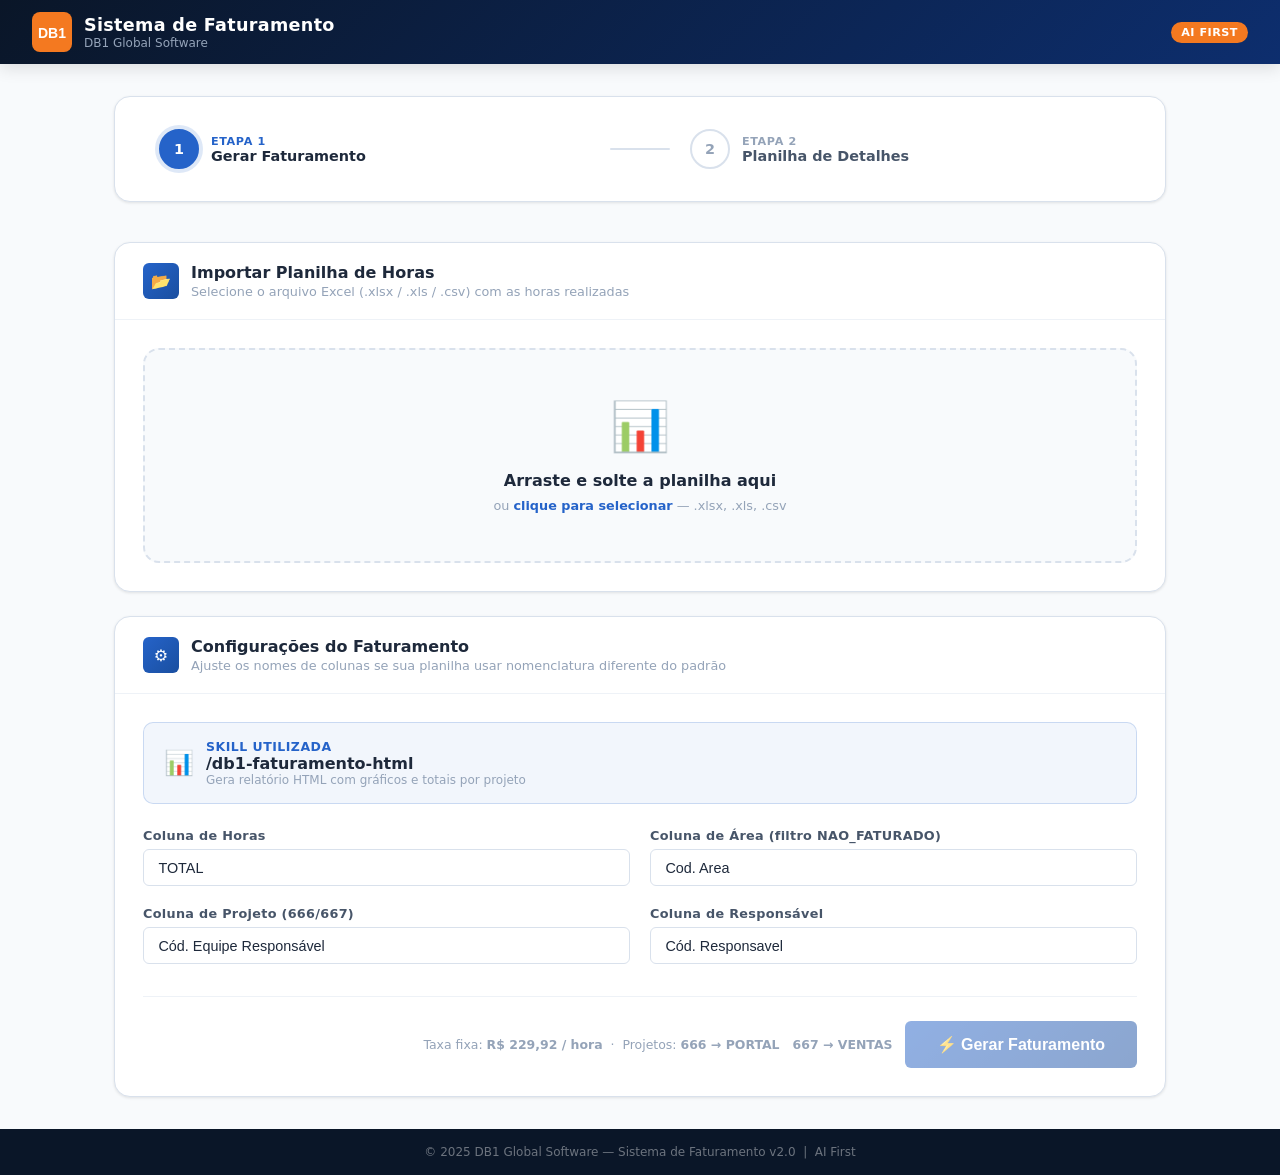
<file: faturamento/index.html>
<!DOCTYPE html>
<html lang="pt-BR">
<head>
  <meta charset="UTF-8" />
  <meta name="viewport" content="width=device-width, initial-scale=1.0" />
  <title>Faturamento DB1</title>
  <link rel="stylesheet" href="src/css/styles.css" />
</head>

<body>

<!-- ═══ HEADER ═══════════════════════════════════════════════════════════════ -->
<header>
  <div class="header-brand">
    <svg class="header-logo" viewBox="0 0 40 40" fill="none" xmlns="http://www.w3.org/2000/svg">
      <rect width="40" height="40" rx="8" fill="#F47920"/>
      <text x="50%" y="56%" dominant-baseline="middle" text-anchor="middle"
            font-family="'Segoe UI',sans-serif" font-weight="800" font-size="14" fill="white">DB1</text>
    </svg>
    <div>
      <div class="header-title">Sistema de Faturamento</div>
      <div class="header-subtitle">DB1 Global Software</div>
    </div>
  </div>
  <span class="header-badge">AI First</span>
</header>

<!-- ═══ MAIN ══════════════════════════════════════════════════════════════════ -->
<main>

  <!-- Stepper -->
  <div class="stepper">
    <div class="step active" data-step="1">
      <div class="step-circle">1</div>
      <div class="step-info">
        <div class="step-label">Etapa 1</div>
        <div class="step-name">Gerar Faturamento</div>
      </div>
    </div>
    <div class="step-divider" id="divider1"></div>
    <div class="step" data-step="2">
      <div class="step-circle">2</div>
      <div class="step-info">
        <div class="step-label">Etapa 2</div>
        <div class="step-name">Planilha de Detalhes</div>
      </div>
    </div>
  </div>

  <!-- ══ STEP 1 ══════════════════════════════════════════════════════════════ -->
  <div class="step-panel active" id="step1">

    <!-- Upload card -->
    <div class="card" style="margin-bottom:1.5rem">
      <div class="card-header">
        <div class="card-icon">📂</div>
        <div>
          <div class="card-title">Importar Planilha de Horas</div>
          <div class="card-desc">Selecione o arquivo Excel (.xlsx / .xls / .csv) com as horas realizadas</div>
        </div>
      </div>
      <div class="card-body">

        <div class="upload-zone" id="uploadZone">
          <input type="file" id="fileInput" accept=".xlsx,.xls,.csv" />
          <span class="upload-icon">📊</span>
          <div class="upload-text">Arraste e solte a planilha aqui</div>
          <div class="upload-hint">ou <span>clique para selecionar</span> — .xlsx, .xls, .csv</div>
        </div>

        <div class="file-selected" id="fileSelected">
          <span class="file-icon">📗</span>
          <div>
            <div class="file-name" id="fileName">—</div>
            <div class="file-size" id="fileSize"></div>
          </div>
          <button class="btn btn-ghost" style="margin-left:auto;font-size:.8rem" id="btnNovoArquivo">
            🔄 Trocar arquivo
          </button>
        </div>
      </div>
    </div>

    <!-- Config card -->
    <div class="card">
      <div class="card-header">
        <div class="card-icon">⚙️</div>
        <div>
          <div class="card-title">Configurações do Faturamento</div>
          <div class="card-desc">Ajuste os nomes de colunas se sua planilha usar nomenclatura diferente do padrão</div>
        </div>
      </div>
      <div class="card-body">

        <!-- Skill info banner -->
        <div style="display:flex;gap:12px;margin-bottom:1.5rem">
          <div style="flex:1;background:rgba(37,99,201,.06);border:1px solid rgba(37,99,201,.2);
                      border-radius:var(--radius);padding:1rem 1.25rem;display:flex;align-items:center;gap:12px">
            <span style="font-size:1.5rem">📊</span>
            <div>
              <div style="font-size:.78rem;font-weight:700;color:var(--db1-blue-light);
                          text-transform:uppercase;letter-spacing:.5px">Skill utilizada</div>
              <div style="font-weight:700;color:var(--db1-gray-800)">/db1-faturamento-html</div>
              <div style="font-size:.75rem;color:var(--db1-gray-400)">Gera relatório HTML com gráficos e totais por projeto</div>
            </div>
          </div>
        </div>

        <div class="config-grid">
          <div class="form-group">
            <label class="form-label" for="colTotal">Coluna de Horas</label>
            <input type="text" class="form-control" id="colTotal" value="TOTAL"
                   placeholder="Ex: TOTAL" />
          </div>
          <div class="form-group">
            <label class="form-label" for="colArea">Coluna de Área (filtro NAO_FATURADO)</label>
            <input type="text" class="form-control" id="colArea" value="Cod. Area"
                   placeholder="Ex: Cod. Area" />
          </div>
          <div class="form-group">
            <label class="form-label" for="colProjeto">Coluna de Projeto (666/667)</label>
            <input type="text" class="form-control" id="colProjeto"
                   value="Cód. Equipe Responsável"
                   placeholder="Ex: Cód. Equipe Responsável" />
          </div>
          <div class="form-group">
            <label class="form-label" for="colResp">Coluna de Responsável</label>
            <input type="text" class="form-control" id="colResp"
                   value="Cód. Responsavel"
                   placeholder="Ex: Cód. Responsavel" />
          </div>
        </div>

        <div class="actions">
          <span style="font-size:.78rem;color:var(--db1-gray-400);align-self:center">
            Taxa fixa: <strong>R$ 229,92 / hora</strong> &nbsp;·&nbsp;
            Projetos: <strong>666 → PORTAL &nbsp; 667 → VENTAS</strong>
          </span>
          <button class="btn btn-primary btn-lg" id="btnGerarFaturamento" disabled>
            ⚡ Gerar Faturamento
          </button>
        </div>
      </div>
    </div>

  </div><!-- /step1 -->


  <!-- ══ STEP 2 ══════════════════════════════════════════════════════════════ -->
  <div class="step-panel" id="step2">

    <!-- Action bar -->
    <div style="display:flex;align-items:center;gap:1rem;margin-bottom:1.5rem;
                padding:.9rem 1.5rem;background:white;border-radius:var(--radius);
                border:1px solid var(--db1-gray-200);box-shadow:var(--shadow-sm)">

      <div style="flex:1;display:flex;gap:12px;align-items:center">
        <!-- Skill badge -->
        <div style="background:rgba(244,121,32,.1);border:1px solid rgba(244,121,32,.35);
                    border-radius:var(--radius-sm);padding:.5rem .9rem;display:flex;align-items:center;gap:8px">
          <span style="font-size:1rem">📋</span>
          <div>
            <div style="font-size:.68rem;font-weight:700;text-transform:uppercase;
                        letter-spacing:.5px;color:var(--db1-orange-dk)">Skill</div>
            <div style="font-size:.82rem;font-weight:700;color:var(--db1-gray-800)">/db1-report-transform</div>
          </div>
        </div>

        <div style="color:var(--db1-gray-400);font-size:.85rem">
          Gera a planilha padronizada DB1 para envio ao cliente
        </div>
      </div>

      <button class="btn btn-ghost" id="btnVoltar">← Voltar</button>
      <button class="btn btn-orange btn-lg" id="btnExportar">
        📥 Baixar Planilha de Detalhes
      </button>
    </div>

    <!-- Faturamento HTML result -->
    <div class="card">
      <div class="card-header">
        <div class="card-icon">📊</div>
        <div>
          <div class="card-title">Relatório de Faturamento</div>
          <div class="card-desc" id="reportSubtitle">Gerado pela skill /db1-faturamento-html</div>
        </div>
        <div style="margin-left:auto;display:flex;gap:.75rem">
          <button class="btn btn-outline" id="btnAbrirHtml" style="display:none">
            🔗 Abrir em nova aba
          </button>
        </div>
      </div>
      <div class="card-body" style="padding:0">
        <iframe id="reportFrame"
                style="width:100%;height:640px;border:none;border-radius:0 0 var(--radius-lg) var(--radius-lg)"
                title="Relatório de Faturamento">
        </iframe>
      </div>
    </div>

  </div><!-- /step2 -->

</main>

<!-- ═══ FOOTER ════════════════════════════════════════════════════════════════ -->
<footer>
  © 2025 DB1 Global Software — Sistema de Faturamento v2.0 &nbsp;|&nbsp; AI First
</footer>

<!-- Processing overlay -->
<div class="processing-overlay" id="processingOverlay">
  <div class="processing-box">
    <div class="spinner"></div>
    <div class="processing-title" id="processingMsg">Processando...</div>
    <div class="processing-sub" id="processingSub">Aguarde</div>
  </div>
</div>

<!-- Toast -->
<div class="toast-container" id="toastContainer"></div>

<script src="src/js/app.js"></script>
</body>
</html>
</file>
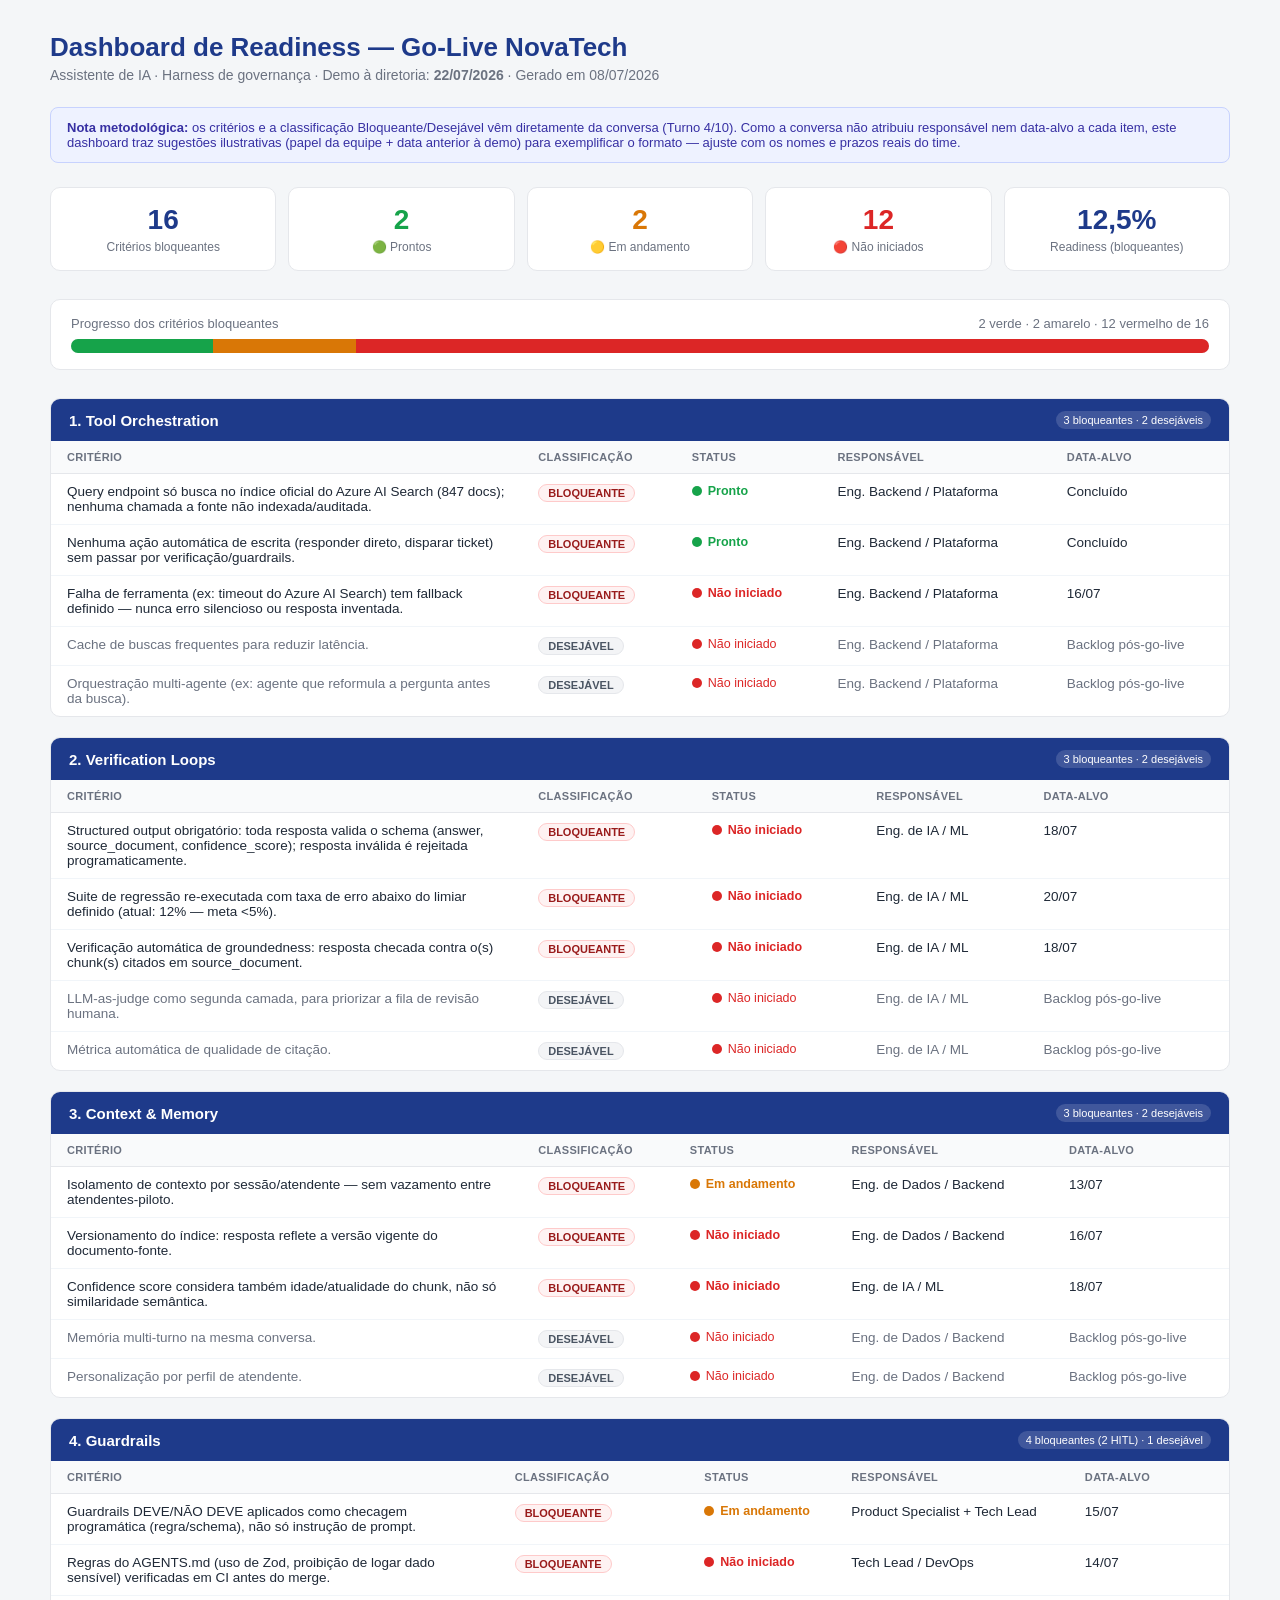
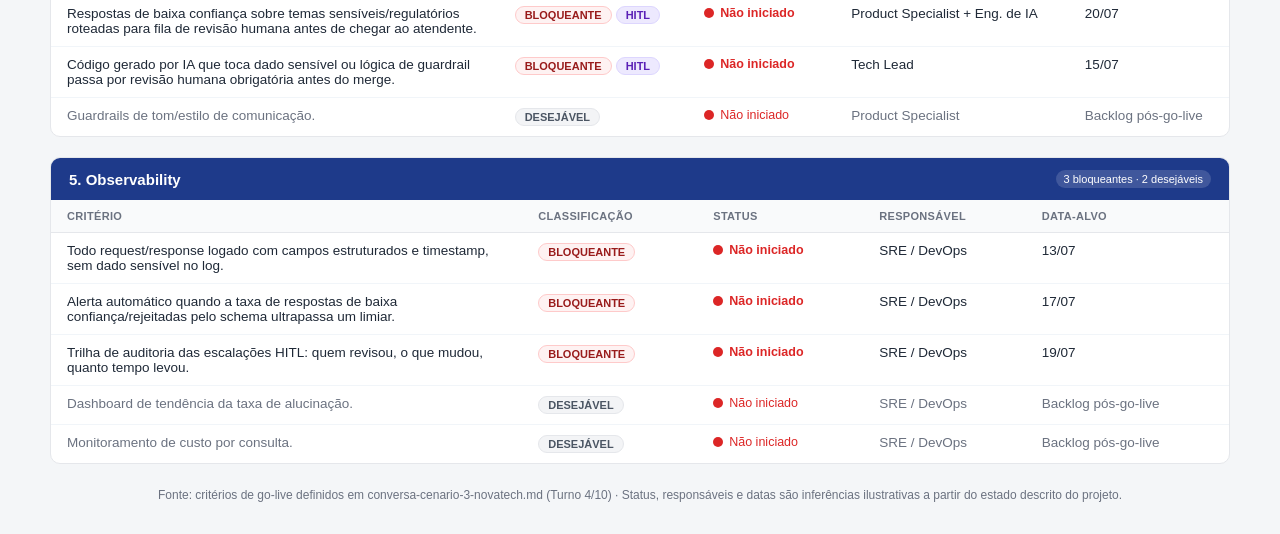
<file: dashboard-readiness-go-live-novatech.html>
<!DOCTYPE html>
<html lang="pt-BR">
<head>
<meta charset="UTF-8">
<title>Dashboard de Readiness — Go-Live NovaTech</title>
<style>
  :root{
    --verde:#16a34a; --verde-bg:#dcfce7;
    --amarelo:#d97706; --amarelo-bg:#fef3c7;
    --vermelho:#dc2626; --vermelho-bg:#fee2e2;
    --azul:#1e3a8a;
    --cinza:#6b7280;
    --borda:#e5e7eb;
  }
  *{box-sizing:border-box;}
  body{
    font-family:'Segoe UI',Arial,sans-serif;
    background:#f4f6f8;
    margin:0;
    padding:32px;
    color:#1f2937;
  }
  .wrap{max-width:1180px;margin:0 auto;}
  header{margin-bottom:24px;}
  h1{font-size:26px;margin:0 0 4px;color:var(--azul);}
  .sub{color:var(--cinza);font-size:14px;margin:0;}
  .note{
    background:#eef2ff;border:1px solid #c7d2fe;border-radius:8px;
    padding:12px 16px;font-size:13px;color:#3730a3;margin:16px 0 24px;
  }
  .summary{
    display:grid;grid-template-columns:repeat(5,1fr);gap:12px;margin-bottom:28px;
  }
  .card{
    background:#fff;border:1px solid var(--borda);border-radius:10px;padding:16px;text-align:center;
  }
  .card .num{font-size:28px;font-weight:700;}
  .card .lbl{font-size:12px;color:var(--cinza);margin-top:4px;}
  .card.verde .num{color:var(--verde);}
  .card.amarelo .num{color:var(--amarelo);}
  .card.vermelho .num{color:var(--vermelho);}
  .card.total .num{color:var(--azul);}
  .progress-wrap{background:#fff;border:1px solid var(--borda);border-radius:10px;padding:16px 20px;margin-bottom:28px;}
  .progress-wrap .top{display:flex;justify-content:space-between;font-size:13px;color:var(--cinza);margin-bottom:8px;}
  .bar{height:14px;border-radius:7px;background:#e5e7eb;overflow:hidden;display:flex;}
  .bar span{height:100%;}
  .layer{
    background:#fff;border:1px solid var(--borda);border-radius:10px;margin-bottom:20px;overflow:hidden;
  }
  .layer-head{
    background:var(--azul);color:#fff;padding:12px 18px;font-size:15px;font-weight:600;
    display:flex;justify-content:space-between;align-items:center;
  }
  .layer-head .tag{font-size:11px;background:rgba(255,255,255,.15);padding:3px 8px;border-radius:12px;font-weight:400;}
  table{width:100%;border-collapse:collapse;font-size:13.5px;}
  th{
    text-align:left;background:#f9fafb;color:var(--cinza);font-size:11px;
    text-transform:uppercase;letter-spacing:.03em;padding:10px 16px;border-bottom:1px solid var(--borda);
  }
  td{padding:10px 16px;border-bottom:1px solid #f1f5f9;vertical-align:top;}
  tr:last-child td{border-bottom:none;}
  .crit{max-width:420px;}
  .badge{
    display:inline-block;padding:2px 9px;border-radius:12px;font-size:11px;font-weight:600;white-space:nowrap;
  }
  .badge.bloqueante{background:#fef2f2;color:#991b1b;border:1px solid #fecaca;}
  .badge.desejavel{background:#f3f4f6;color:#4b5563;border:1px solid #e5e7eb;}
  .badge.hitl{background:#ede9fe;color:#5b21b6;border:1px solid #ddd6fe;margin-left:4px;}
  .status{display:flex;align-items:center;gap:6px;font-weight:600;font-size:12.5px;white-space:nowrap;}
  .dot{width:10px;height:10px;border-radius:50%;flex:none;}
  .dot.verde{background:var(--verde);}
  .dot.amarelo{background:var(--amarelo);}
  .dot.vermelho{background:var(--vermelho);}
  .status.verde{color:var(--verde);}
  .status.amarelo{color:var(--amarelo);}
  .status.vermelho{color:var(--vermelho);}
  .desej-row td{color:#6b7280;}
  .desej-row .status{font-weight:500;}
  footer{margin-top:24px;font-size:12px;color:var(--cinza);text-align:center;}
</style>
</head>
<body>
<div class="wrap">
  <header>
    <h1>Dashboard de Readiness — Go-Live NovaTech</h1>
    <p class="sub">Assistente de IA · Harness de governança · Demo à diretoria: <strong>22/07/2026</strong> · Gerado em 08/07/2026</p>
  </header>

  <div class="note">
    <strong>Nota metodológica:</strong> os critérios e a classificação Bloqueante/Desejável vêm diretamente da conversa (Turno 4/10). Como a conversa não atribuiu responsável nem data-alvo a cada item, este dashboard traz sugestões ilustrativas (papel da equipe + data anterior à demo) para exemplificar o formato — ajuste com os nomes e prazos reais do time.
  </div>

  <div class="summary">
    <div class="card total"><div class="num">16</div><div class="lbl">Critérios bloqueantes</div></div>
    <div class="card verde"><div class="num">2</div><div class="lbl">🟢 Prontos</div></div>
    <div class="card amarelo"><div class="num">2</div><div class="lbl">🟡 Em andamento</div></div>
    <div class="card vermelho"><div class="num">12</div><div class="lbl">🔴 Não iniciados</div></div>
    <div class="card total"><div class="num">12,5%</div><div class="lbl">Readiness (bloqueantes)</div></div>
  </div>

  <div class="progress-wrap">
    <div class="top"><span>Progresso dos critérios bloqueantes</span><span>2 verde · 2 amarelo · 12 vermelho de 16</span></div>
    <div class="bar">
      <span style="width:12.5%;background:var(--verde);"></span>
      <span style="width:12.5%;background:var(--amarelo);"></span>
      <span style="width:75%;background:var(--vermelho);"></span>
    </div>
  </div>

  <!-- LAYER 1 -->
  <div class="layer">
    <div class="layer-head"><span>1. Tool Orchestration</span><span class="tag">3 bloqueantes · 2 desejáveis</span></div>
    <table>
      <tr><th style="width:40%">Critério</th><th>Classificação</th><th>Status</th><th>Responsável</th><th>Data-alvo</th></tr>
      <tr>
        <td class="crit">Query endpoint só busca no índice oficial do Azure AI Search (847 docs); nenhuma chamada a fonte não indexada/auditada.</td>
        <td><span class="badge bloqueante">BLOQUEANTE</span></td>
        <td><span class="status verde"><span class="dot verde"></span>Pronto</span></td>
        <td>Eng. Backend / Plataforma</td>
        <td>Concluído</td>
      </tr>
      <tr>
        <td class="crit">Nenhuma ação automática de escrita (responder direto, disparar ticket) sem passar por verificação/guardrails.</td>
        <td><span class="badge bloqueante">BLOQUEANTE</span></td>
        <td><span class="status verde"><span class="dot verde"></span>Pronto</span></td>
        <td>Eng. Backend / Plataforma</td>
        <td>Concluído</td>
      </tr>
      <tr>
        <td class="crit">Falha de ferramenta (ex: timeout do Azure AI Search) tem fallback definido — nunca erro silencioso ou resposta inventada.</td>
        <td><span class="badge bloqueante">BLOQUEANTE</span></td>
        <td><span class="status vermelho"><span class="dot vermelho"></span>Não iniciado</span></td>
        <td>Eng. Backend / Plataforma</td>
        <td>16/07</td>
      </tr>
      <tr class="desej-row">
        <td class="crit">Cache de buscas frequentes para reduzir latência.</td>
        <td><span class="badge desejavel">DESEJÁVEL</span></td>
        <td><span class="status vermelho"><span class="dot vermelho"></span>Não iniciado</span></td>
        <td>Eng. Backend / Plataforma</td>
        <td>Backlog pós-go-live</td>
      </tr>
      <tr class="desej-row">
        <td class="crit">Orquestração multi-agente (ex: agente que reformula a pergunta antes da busca).</td>
        <td><span class="badge desejavel">DESEJÁVEL</span></td>
        <td><span class="status vermelho"><span class="dot vermelho"></span>Não iniciado</span></td>
        <td>Eng. Backend / Plataforma</td>
        <td>Backlog pós-go-live</td>
      </tr>
    </table>
  </div>

  <!-- LAYER 2 -->
  <div class="layer">
    <div class="layer-head"><span>2. Verification Loops</span><span class="tag">3 bloqueantes · 2 desejáveis</span></div>
    <table>
      <tr><th style="width:40%">Critério</th><th>Classificação</th><th>Status</th><th>Responsável</th><th>Data-alvo</th></tr>
      <tr>
        <td class="crit">Structured output obrigatório: toda resposta valida o schema (answer, source_document, confidence_score); resposta inválida é rejeitada programaticamente.</td>
        <td><span class="badge bloqueante">BLOQUEANTE</span></td>
        <td><span class="status vermelho"><span class="dot vermelho"></span>Não iniciado</span></td>
        <td>Eng. de IA / ML</td>
        <td>18/07</td>
      </tr>
      <tr>
        <td class="crit">Suite de regressão re-executada com taxa de erro abaixo do limiar definido (atual: 12% — meta &lt;5%).</td>
        <td><span class="badge bloqueante">BLOQUEANTE</span></td>
        <td><span class="status vermelho"><span class="dot vermelho"></span>Não iniciado</span></td>
        <td>Eng. de IA / ML</td>
        <td>20/07</td>
      </tr>
      <tr>
        <td class="crit">Verificação automática de groundedness: resposta checada contra o(s) chunk(s) citados em source_document.</td>
        <td><span class="badge bloqueante">BLOQUEANTE</span></td>
        <td><span class="status vermelho"><span class="dot vermelho"></span>Não iniciado</span></td>
        <td>Eng. de IA / ML</td>
        <td>18/07</td>
      </tr>
      <tr class="desej-row">
        <td class="crit">LLM-as-judge como segunda camada, para priorizar a fila de revisão humana.</td>
        <td><span class="badge desejavel">DESEJÁVEL</span></td>
        <td><span class="status vermelho"><span class="dot vermelho"></span>Não iniciado</span></td>
        <td>Eng. de IA / ML</td>
        <td>Backlog pós-go-live</td>
      </tr>
      <tr class="desej-row">
        <td class="crit">Métrica automática de qualidade de citação.</td>
        <td><span class="badge desejavel">DESEJÁVEL</span></td>
        <td><span class="status vermelho"><span class="dot vermelho"></span>Não iniciado</span></td>
        <td>Eng. de IA / ML</td>
        <td>Backlog pós-go-live</td>
      </tr>
    </table>
  </div>

  <!-- LAYER 3 -->
  <div class="layer">
    <div class="layer-head"><span>3. Context &amp; Memory</span><span class="tag">3 bloqueantes · 2 desejáveis</span></div>
    <table>
      <tr><th style="width:40%">Critério</th><th>Classificação</th><th>Status</th><th>Responsável</th><th>Data-alvo</th></tr>
      <tr>
        <td class="crit">Isolamento de contexto por sessão/atendente — sem vazamento entre atendentes-piloto.</td>
        <td><span class="badge bloqueante">BLOQUEANTE</span></td>
        <td><span class="status amarelo"><span class="dot amarelo"></span>Em andamento</span></td>
        <td>Eng. de Dados / Backend</td>
        <td>13/07</td>
      </tr>
      <tr>
        <td class="crit">Versionamento do índice: resposta reflete a versão vigente do documento-fonte.</td>
        <td><span class="badge bloqueante">BLOQUEANTE</span></td>
        <td><span class="status vermelho"><span class="dot vermelho"></span>Não iniciado</span></td>
        <td>Eng. de Dados / Backend</td>
        <td>16/07</td>
      </tr>
      <tr>
        <td class="crit">Confidence score considera também idade/atualidade do chunk, não só similaridade semântica.</td>
        <td><span class="badge bloqueante">BLOQUEANTE</span></td>
        <td><span class="status vermelho"><span class="dot vermelho"></span>Não iniciado</span></td>
        <td>Eng. de IA / ML</td>
        <td>18/07</td>
      </tr>
      <tr class="desej-row">
        <td class="crit">Memória multi-turno na mesma conversa.</td>
        <td><span class="badge desejavel">DESEJÁVEL</span></td>
        <td><span class="status vermelho"><span class="dot vermelho"></span>Não iniciado</span></td>
        <td>Eng. de Dados / Backend</td>
        <td>Backlog pós-go-live</td>
      </tr>
      <tr class="desej-row">
        <td class="crit">Personalização por perfil de atendente.</td>
        <td><span class="badge desejavel">DESEJÁVEL</span></td>
        <td><span class="status vermelho"><span class="dot vermelho"></span>Não iniciado</span></td>
        <td>Eng. de Dados / Backend</td>
        <td>Backlog pós-go-live</td>
      </tr>
    </table>
  </div>

  <!-- LAYER 4 -->
  <div class="layer">
    <div class="layer-head"><span>4. Guardrails</span><span class="tag">4 bloqueantes (2 HITL) · 1 desejável</span></div>
    <table>
      <tr><th style="width:38%">Critério</th><th>Classificação</th><th>Status</th><th>Responsável</th><th>Data-alvo</th></tr>
      <tr>
        <td class="crit">Guardrails DEVE/NÃO DEVE aplicados como checagem programática (regra/schema), não só instrução de prompt.</td>
        <td><span class="badge bloqueante">BLOQUEANTE</span></td>
        <td><span class="status amarelo"><span class="dot amarelo"></span>Em andamento</span></td>
        <td>Product Specialist + Tech Lead</td>
        <td>15/07</td>
      </tr>
      <tr>
        <td class="crit">Regras do AGENTS.md (uso de Zod, proibição de logar dado sensível) verificadas em CI antes do merge.</td>
        <td><span class="badge bloqueante">BLOQUEANTE</span></td>
        <td><span class="status vermelho"><span class="dot vermelho"></span>Não iniciado</span></td>
        <td>Tech Lead / DevOps</td>
        <td>14/07</td>
      </tr>
      <tr>
        <td class="crit">Respostas de baixa confiança sobre temas sensíveis/regulatórios roteadas para fila de revisão humana antes de chegar ao atendente.</td>
        <td><span class="badge bloqueante">BLOQUEANTE</span><span class="badge hitl">HITL</span></td>
        <td><span class="status vermelho"><span class="dot vermelho"></span>Não iniciado</span></td>
        <td>Product Specialist + Eng. de IA</td>
        <td>20/07</td>
      </tr>
      <tr>
        <td class="crit">Código gerado por IA que toca dado sensível ou lógica de guardrail passa por revisão humana obrigatória antes do merge.</td>
        <td><span class="badge bloqueante">BLOQUEANTE</span><span class="badge hitl">HITL</span></td>
        <td><span class="status vermelho"><span class="dot vermelho"></span>Não iniciado</span></td>
        <td>Tech Lead</td>
        <td>15/07</td>
      </tr>
      <tr class="desej-row">
        <td class="crit">Guardrails de tom/estilo de comunicação.</td>
        <td><span class="badge desejavel">DESEJÁVEL</span></td>
        <td><span class="status vermelho"><span class="dot vermelho"></span>Não iniciado</span></td>
        <td>Product Specialist</td>
        <td>Backlog pós-go-live</td>
      </tr>
    </table>
  </div>

  <!-- LAYER 5 -->
  <div class="layer">
    <div class="layer-head"><span>5. Observability</span><span class="tag">3 bloqueantes · 2 desejáveis</span></div>
    <table>
      <tr><th style="width:40%">Critério</th><th>Classificação</th><th>Status</th><th>Responsável</th><th>Data-alvo</th></tr>
      <tr>
        <td class="crit">Todo request/response logado com campos estruturados e timestamp, sem dado sensível no log.</td>
        <td><span class="badge bloqueante">BLOQUEANTE</span></td>
        <td><span class="status vermelho"><span class="dot vermelho"></span>Não iniciado</span></td>
        <td>SRE / DevOps</td>
        <td>13/07</td>
      </tr>
      <tr>
        <td class="crit">Alerta automático quando a taxa de respostas de baixa confiança/rejeitadas pelo schema ultrapassa um limiar.</td>
        <td><span class="badge bloqueante">BLOQUEANTE</span></td>
        <td><span class="status vermelho"><span class="dot vermelho"></span>Não iniciado</span></td>
        <td>SRE / DevOps</td>
        <td>17/07</td>
      </tr>
      <tr>
        <td class="crit">Trilha de auditoria das escalações HITL: quem revisou, o que mudou, quanto tempo levou.</td>
        <td><span class="badge bloqueante">BLOQUEANTE</span></td>
        <td><span class="status vermelho"><span class="dot vermelho"></span>Não iniciado</span></td>
        <td>SRE / DevOps</td>
        <td>19/07</td>
      </tr>
      <tr class="desej-row">
        <td class="crit">Dashboard de tendência da taxa de alucinação.</td>
        <td><span class="badge desejavel">DESEJÁVEL</span></td>
        <td><span class="status vermelho"><span class="dot vermelho"></span>Não iniciado</span></td>
        <td>SRE / DevOps</td>
        <td>Backlog pós-go-live</td>
      </tr>
      <tr class="desej-row">
        <td class="crit">Monitoramento de custo por consulta.</td>
        <td><span class="badge desejavel">DESEJÁVEL</span></td>
        <td><span class="status vermelho"><span class="dot vermelho"></span>Não iniciado</span></td>
        <td>SRE / DevOps</td>
        <td>Backlog pós-go-live</td>
      </tr>
    </table>
  </div>

  <footer>Fonte: critérios de go-live definidos em conversa-cenario-3-novatech.md (Turno 4/10) · Status, responsáveis e datas são inferências ilustrativas a partir do estado descrito do projeto.</footer>
</div>
</body>
</html>
</file>
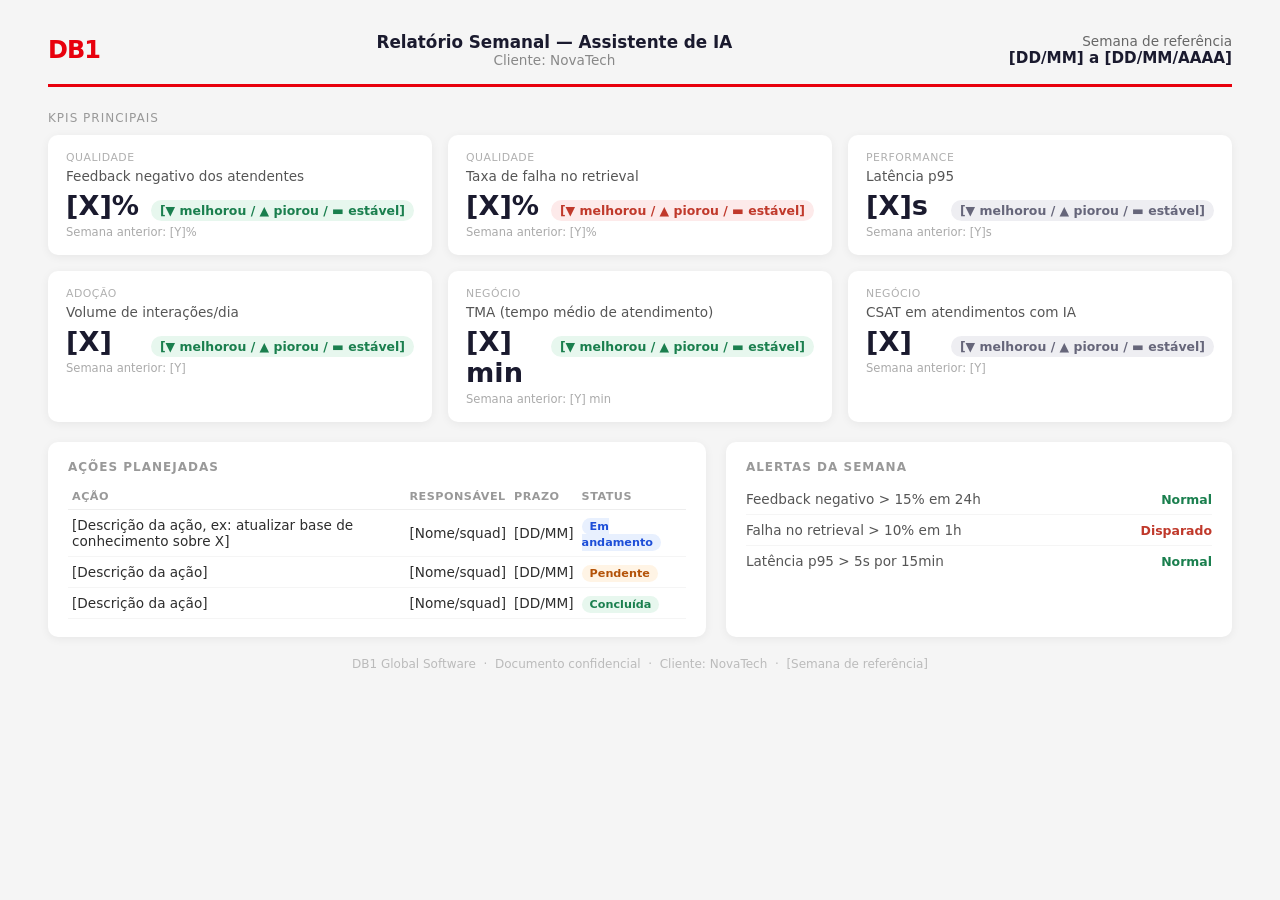
<file: relatorio-semanal-novatech-template.html>
<!DOCTYPE html>
<html lang="pt-BR">
<head>
<meta charset="UTF-8">
<meta name="viewport" content="width=device-width, initial-scale=1.0">
<title>Relatório Semanal — NovaTech | [SEMANA]</title>
<!--
  TEMPLATE — Relatório Semanal de Observabilidade do Assistente de IA — NovaTech
  Como usar: substitua os campos entre [ ] pelos dados da semana e apague/ajuste
  as linhas que não se aplicarem. Estrutura pensada para caber em 1 página A4.
-->
<style>
  * { box-sizing: border-box; margin: 0; padding: 0; }
  body {
    font-family: 'Inter', system-ui, -apple-system, sans-serif;
    background: #F5F5F5;
    color: #2D2D2D;
    padding: 32px 48px;
  }
  header {
    display: flex;
    justify-content: space-between;
    align-items: center;
    border-bottom: 3px solid #E8000D;
    padding-bottom: 16px;
    margin-bottom: 24px;
  }
  .logo { font-size: 1.5rem; font-weight: 800; color: #E8000D; letter-spacing: -1px; }
  .title-block { text-align: center; }
  .title-block .titulo { font-size: 1.05rem; font-weight: 700; color: #1A1A2E; }
  .title-block .cliente { font-size: 0.85rem; color: #888; }
  .header-meta { text-align: right; font-size: 0.85rem; color: #666; }
  .header-meta strong { color: #1A1A2E; font-size: 0.95rem; }

  .section-label {
    font-size: 0.75rem;
    text-transform: uppercase;
    letter-spacing: 1px;
    color: #999;
    margin-bottom: 10px;
    margin-top: 4px;
  }

  .kpi-grid {
    display: grid;
    grid-template-columns: repeat(3, 1fr);
    gap: 16px;
    margin-bottom: 20px;
  }
  .kpi-card {
    background: white;
    border-radius: 10px;
    padding: 16px 18px;
    box-shadow: 0 2px 10px rgba(0,0,0,0.06);
  }
  .kpi-dim {
    font-size: 0.68rem;
    text-transform: uppercase;
    letter-spacing: 0.5px;
    color: #B0B0B0;
    margin-bottom: 4px;
  }
  .kpi-nome { font-size: 0.85rem; color: #555; margin-bottom: 6px; }
  .kpi-row { display: flex; align-items: baseline; justify-content: space-between; }
  .kpi-valor { font-size: 1.7rem; font-weight: 800; color: #1A1A2E; }
  .trend {
    font-size: 0.78rem;
    font-weight: 700;
    padding: 3px 9px;
    border-radius: 20px;
    white-space: nowrap;
  }
  .trend.melhorou { background: #E7F7EE; color: #1A7F4E; }
  .trend.piorou { background: #FDEAEA; color: #C0392B; }
  .trend.estavel { background: #EEEEF2; color: #66667A; }
  .kpi-anterior { font-size: 0.72rem; color: #AAA; margin-top: 4px; }

  .two-col { display: grid; grid-template-columns: 1.3fr 1fr; gap: 20px; margin-bottom: 18px; }

  .card {
    background: white;
    border-radius: 10px;
    padding: 18px 20px;
    box-shadow: 0 2px 10px rgba(0,0,0,0.06);
  }
  .card h2 {
    font-size: 0.75rem;
    text-transform: uppercase;
    letter-spacing: 1px;
    color: #999;
    margin-bottom: 10px;
  }

  table { width: 100%; border-collapse: collapse; }
  th {
    text-align: left;
    font-size: 0.7rem;
    text-transform: uppercase;
    letter-spacing: 0.5px;
    color: #999;
    padding: 6px 4px;
    border-bottom: 1px solid #eee;
  }
  td { padding: 7px 4px; border-bottom: 1px solid #f5f5f5; font-size: 0.85rem; }

  .status-badge {
    font-size: 0.7rem;
    font-weight: 700;
    padding: 2px 8px;
    border-radius: 20px;
  }
  .status-pendente { background: #FFF4E5; color: #B45309; }
  .status-andamento { background: #E8F0FE; color: #1D4ED8; }
  .status-concluida { background: #E7F7EE; color: #1A7F4E; }

  .alerta-linha { display: flex; justify-content: space-between; align-items: center; padding: 7px 0; border-bottom: 1px solid #f5f5f5; font-size: 0.85rem; }
  .alerta-linha:last-child { border-bottom: none; }
  .alerta-cond { color: #555; }
  .alerta-ok { color: #1A7F4E; font-weight: 700; font-size: 0.78rem; }
  .alerta-disparado { color: #C0392B; font-weight: 700; font-size: 0.78rem; }

  footer {
    text-align: center;
    color: #bbb;
    font-size: 0.75rem;
    margin-top: 20px;
  }

  @media print {
    body { padding: 10mm 14mm; }
    .kpi-card, .card { box-shadow: none; border: 1px solid #eee; }
  }
</style>
</head>
<body>

  <header>
    <div class="logo">DB1</div>
    <div class="title-block">
      <div class="titulo">Relatório Semanal — Assistente de IA</div>
      <div class="cliente">Cliente: NovaTech</div>
    </div>
    <div class="header-meta">
      <div>Semana de referência</div>
      <strong>[DD/MM] a [DD/MM/AAAA]</strong>
    </div>
  </header>

  <div class="section-label">KPIs Principais</div>
  <div class="kpi-grid">
    <div class="kpi-card">
      <div class="kpi-dim">Qualidade</div>
      <div class="kpi-nome">Feedback negativo dos atendentes</div>
      <div class="kpi-row">
        <span class="kpi-valor">[X]%</span>
        <span class="trend melhorou">[▼ melhorou / ▲ piorou / ▬ estável]</span>
      </div>
      <div class="kpi-anterior">Semana anterior: [Y]%</div>
    </div>

    <div class="kpi-card">
      <div class="kpi-dim">Qualidade</div>
      <div class="kpi-nome">Taxa de falha no retrieval</div>
      <div class="kpi-row">
        <span class="kpi-valor">[X]%</span>
        <span class="trend piorou">[▼ melhorou / ▲ piorou / ▬ estável]</span>
      </div>
      <div class="kpi-anterior">Semana anterior: [Y]%</div>
    </div>

    <div class="kpi-card">
      <div class="kpi-dim">Performance</div>
      <div class="kpi-nome">Latência p95</div>
      <div class="kpi-row">
        <span class="kpi-valor">[X]s</span>
        <span class="trend estavel">[▼ melhorou / ▲ piorou / ▬ estável]</span>
      </div>
      <div class="kpi-anterior">Semana anterior: [Y]s</div>
    </div>

    <div class="kpi-card">
      <div class="kpi-dim">Adoção</div>
      <div class="kpi-nome">Volume de interações/dia</div>
      <div class="kpi-row">
        <span class="kpi-valor">[X]</span>
        <span class="trend melhorou">[▼ melhorou / ▲ piorou / ▬ estável]</span>
      </div>
      <div class="kpi-anterior">Semana anterior: [Y]</div>
    </div>

    <div class="kpi-card">
      <div class="kpi-dim">Negócio</div>
      <div class="kpi-nome">TMA (tempo médio de atendimento)</div>
      <div class="kpi-row">
        <span class="kpi-valor">[X] min</span>
        <span class="trend melhorou">[▼ melhorou / ▲ piorou / ▬ estável]</span>
      </div>
      <div class="kpi-anterior">Semana anterior: [Y] min</div>
    </div>

    <div class="kpi-card">
      <div class="kpi-dim">Negócio</div>
      <div class="kpi-nome">CSAT em atendimentos com IA</div>
      <div class="kpi-row">
        <span class="kpi-valor">[X]</span>
        <span class="trend estavel">[▼ melhorou / ▲ piorou / ▬ estável]</span>
      </div>
      <div class="kpi-anterior">Semana anterior: [Y]</div>
    </div>
  </div>

  <div class="two-col">
    <div class="card">
      <h2>Ações Planejadas</h2>
      <table>
        <thead>
          <tr><th>Ação</th><th>Responsável</th><th>Prazo</th><th>Status</th></tr>
        </thead>
        <tbody>
          <tr>
            <td>[Descrição da ação, ex: atualizar base de conhecimento sobre X]</td>
            <td>[Nome/squad]</td>
            <td>[DD/MM]</td>
            <td><span class="status-badge status-andamento">Em andamento</span></td>
          </tr>
          <tr>
            <td>[Descrição da ação]</td>
            <td>[Nome/squad]</td>
            <td>[DD/MM]</td>
            <td><span class="status-badge status-pendente">Pendente</span></td>
          </tr>
          <tr>
            <td>[Descrição da ação]</td>
            <td>[Nome/squad]</td>
            <td>[DD/MM]</td>
            <td><span class="status-badge status-concluida">Concluída</span></td>
          </tr>
        </tbody>
      </table>
    </div>

    <div class="card">
      <h2>Alertas da Semana</h2>
      <div class="alerta-linha">
        <span class="alerta-cond">Feedback negativo &gt; 15% em 24h</span>
        <span class="alerta-ok">Normal</span>
      </div>
      <div class="alerta-linha">
        <span class="alerta-cond">Falha no retrieval &gt; 10% em 1h</span>
        <span class="alerta-disparado">Disparado</span>
      </div>
      <div class="alerta-linha">
        <span class="alerta-cond">Latência p95 &gt; 5s por 15min</span>
        <span class="alerta-ok">Normal</span>
      </div>
    </div>
  </div>

  <footer>DB1 Global Software &nbsp;·&nbsp; Documento confidencial &nbsp;·&nbsp; Cliente: NovaTech &nbsp;·&nbsp; [Semana de referência]</footer>

</body>
</html>
</file>
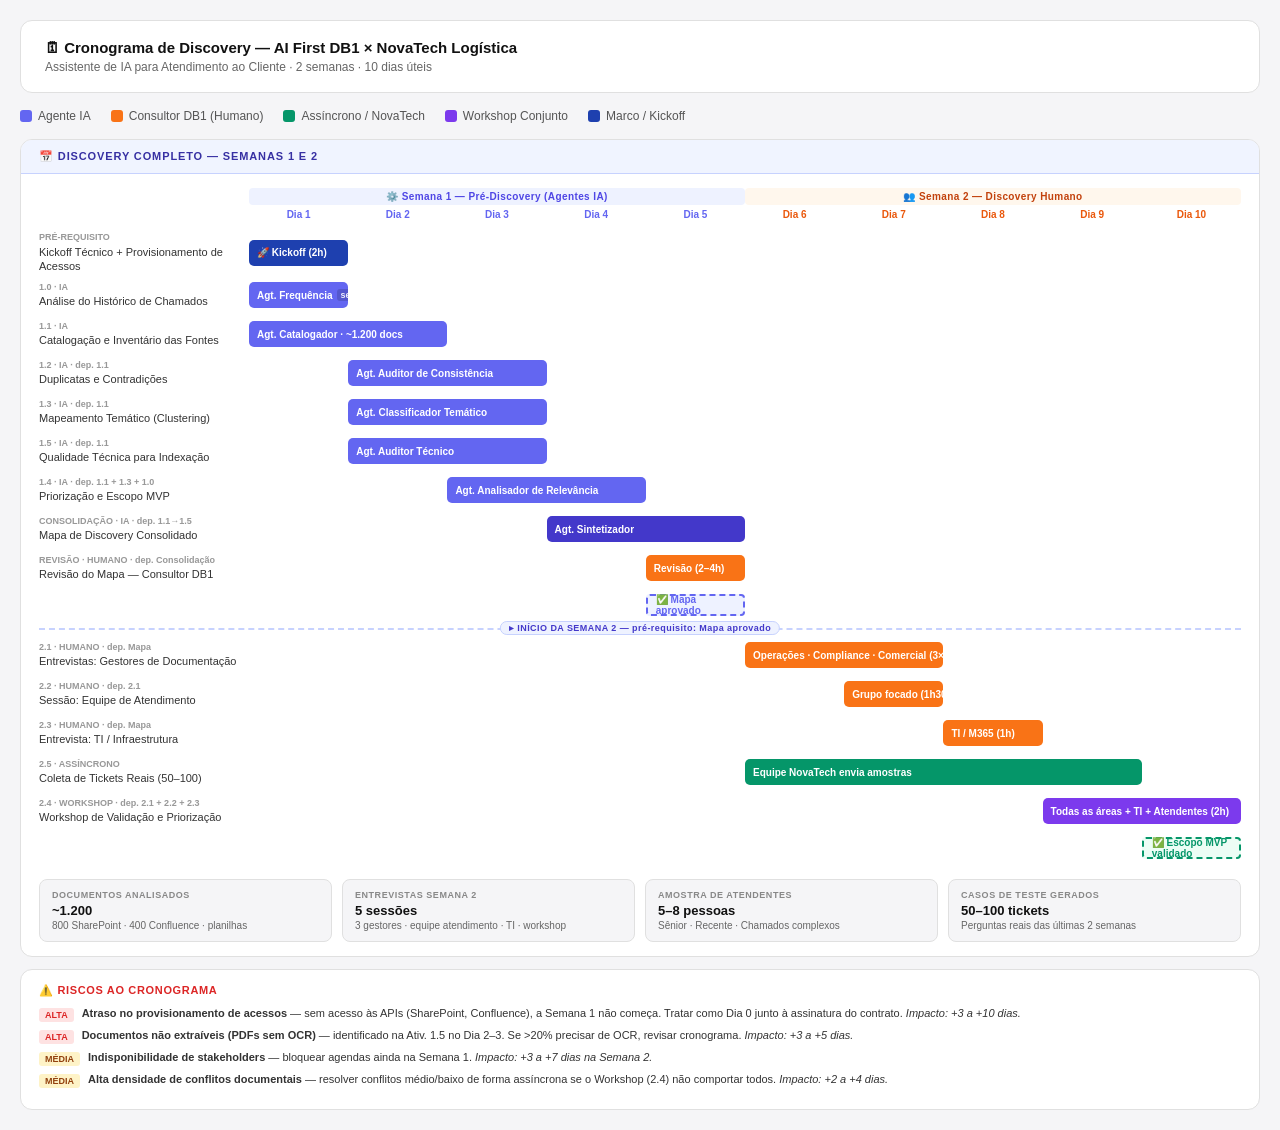
<file: Exercicio 3/cronograma_discovery_novatech.html>
<!DOCTYPE html>
<html lang="pt-BR">
<head>
<meta charset="UTF-8">
<style>
  * { box-sizing: border-box; margin: 0; padding: 0; }
  body { font-family: -apple-system, BlinkMacSystemFont, 'Segoe UI', sans-serif; background: var(--bg-1, #f5f5f7); color: var(--text-1, #1a1a2e); padding: 20px; }
  h2.sr-only { position: absolute; width: 1px; height: 1px; overflow: hidden; clip: rect(0,0,0,0); }

  .header {
    background: var(--bg-2, #fff);
    border-radius: 12px;
    padding: 18px 24px;
    margin-bottom: 16px;
    border: 1px solid var(--border, #e0e0e0);
  }
  .header h1 { font-size: 15px; font-weight: 700; color: var(--text-1, #111); margin-bottom: 4px; }
  .header p { font-size: 12px; color: var(--text-2, #666); }

  .legend {
    display: flex; gap: 20px; margin-bottom: 16px; flex-wrap: wrap;
  }
  .legend-item {
    display: flex; align-items: center; gap: 6px;
    font-size: 12px; color: var(--text-2, #555);
  }
  .legend-dot { width: 12px; height: 12px; border-radius: 3px; flex-shrink: 0; }

  .gantt-block {
    background: var(--bg-2, #fff);
    border-radius: 12px;
    border: 1px solid var(--border, #e0e0e0);
    margin-bottom: 12px;
    overflow: hidden;
  }
  .gantt-block-header {
    padding: 10px 18px;
    font-size: 11px;
    font-weight: 700;
    letter-spacing: 0.08em;
    text-transform: uppercase;
    background: #F0F4FF;
    color: #3730A3;
    border-bottom: 1px solid #C7D2FE;
  }

  .gantt-wrap { overflow-x: auto; padding: 14px 0 10px 0; }
  .gantt { min-width: 720px; padding: 0 18px; }

  .days-row {
    display: grid;
    grid-template-columns: 210px repeat(10, 1fr);
    margin-bottom: 6px;
  }
  .week-label {
    font-size: 10px; font-weight: 700; text-align: center;
    padding: 3px 0; border-radius: 4px; letter-spacing: .04em;
  }
  .week1-label { background: #EEF2FF; color: #4F46E5; }
  .week2-label { background: #FFF7ED; color: #C2410C; }

  .days-sub {
    display: grid;
    grid-template-columns: 210px repeat(10, 1fr);
    margin-bottom: 10px;
  }
  .day-label {
    font-size: 10px; font-weight: 600; text-align: center;
    padding: 2px 0; color: var(--text-2, #888);
  }
  .day-label.w1 { color: #6366F1; }
  .day-label.w2 { color: #EA580C; }

  /* Divider between weeks in grid */
  .week-divider {
    display: grid;
    grid-template-columns: 210px repeat(10, 1fr);
    margin-bottom: 8px;
  }

  .act-row {
    display: grid;
    grid-template-columns: 210px repeat(10, 1fr);
    align-items: center;
    margin-bottom: 5px;
    min-height: 34px;
  }
  .act-label {
    font-size: 11px; color: var(--text-1, #333); padding-right: 10px; line-height: 1.3;
  }
  .act-label .act-id {
    font-size: 9px; font-weight: 700; opacity: 0.5; display: block; margin-bottom: 1px;
  }

  .bar-container {
    grid-column: 2 / -1;
    display: grid;
    grid-template-columns: repeat(10, 1fr);
    align-items: center;
    height: 30px;
  }

  .bar {
    height: 26px; border-radius: 5px; display: flex; align-items: center;
    padding: 0 8px; font-size: 10px; font-weight: 600; color: #fff;
    white-space: nowrap; overflow: hidden; text-overflow: ellipsis;
  }
  .bar.ia       { background: #6366F1; }
  .bar.humano   { background: #F97316; }
  .bar.async    { background: #059669; }
  .bar.kickoff  { background: #1E40AF; }
  .bar.workshop { background: #7C3AED; }
  .bar.consolidacao { background: #4338CA; }

  .dep-tag {
    font-size: 9px; background: rgba(0,0,0,0.15); border-radius: 3px;
    padding: 1px 4px; margin-left: 4px; color: rgba(255,255,255,0.9);
  }

  .phase-sep {
    display: grid;
    grid-template-columns: 210px repeat(10, 1fr);
    margin: 8px 0;
  }
  .phase-sep-line {
    grid-column: 1 / -1;
    border-top: 2px dashed #C7D2FE;
    position: relative;
  }
  .phase-sep-label {
    position: absolute; top: -9px; left: 50%;
    transform: translateX(-50%);
    background: #EEF2FF; color: #4338CA;
    font-size: 9px; font-weight: 700;
    padding: 1px 8px; border-radius: 10px;
    white-space: nowrap;
    letter-spacing: .05em;
    border: 1px solid #C7D2FE;
  }

  .milestone-row {
    display: grid;
    grid-template-columns: 210px repeat(10, 1fr);
    align-items: center;
    margin-bottom: 6px;
    min-height: 26px;
  }
  .milestone-marker {
    height: 22px; border-radius: 4px; border: 2px dashed;
    display: flex; align-items: center; padding: 0 8px;
    font-size: 10px; font-weight: 700;
  }
  .m-ia  { border-color: #6366F1; color: #6366F1; background: #EEF2FF; }
  .m-ok  { border-color: #059669; color: #059669; background: #ECFDF5; }

  .info-row {
    display: flex; gap: 10px; flex-wrap: wrap; padding: 0 18px 14px;
  }
  .info-card {
    flex: 1; min-width: 120px;
    background: var(--bg-1, #f5f5f7);
    border-radius: 8px; padding: 10px 12px;
    border: 1px solid var(--border, #e0e0e0);
  }
  .ic-label { font-size: 9px; font-weight: 700; text-transform: uppercase; letter-spacing: .06em; color: var(--text-2, #888); margin-bottom: 3px; }
  .ic-val   { font-size: 13px; font-weight: 700; color: var(--text-1, #111); }
  .ic-sub   { font-size: 10px; color: var(--text-2, #666); margin-top: 2px; }

  .risks {
    background: var(--bg-2, #fff); border-radius: 12px;
    border: 1px solid var(--border, #e0e0e0); padding: 14px 18px;
  }
  .risks h3 { font-size: 11px; font-weight: 700; text-transform: uppercase; letter-spacing: .06em; color: #DC2626; margin-bottom: 10px; }
  .risk-item { display: flex; gap: 8px; align-items: flex-start; margin-bottom: 7px; font-size: 11px; color: var(--text-1, #333); }
  .risk-badge { font-size: 9px; font-weight: 700; padding: 2px 6px; border-radius: 3px; flex-shrink: 0; margin-top: 1px; }
  .risk-badge.alta  { background: #FEE2E2; color: #DC2626; }
  .risk-badge.media { background: #FEF3C7; color: #92400E; }
</style>
</head>
<body>
<h2 class="sr-only">Cronograma unificado de 2 semanas do Discovery AI First DB1 para NovaTech Logística.</h2>

<div class="header">
  <h1>🗓 Cronograma de Discovery — AI First DB1 × NovaTech Logística</h1>
  <p>Assistente de IA para Atendimento ao Cliente · 2 semanas · 10 dias úteis</p>
</div>

<div class="legend">
  <div class="legend-item"><div class="legend-dot" style="background:#6366F1"></div> Agente IA</div>
  <div class="legend-item"><div class="legend-dot" style="background:#F97316"></div> Consultor DB1 (Humano)</div>
  <div class="legend-item"><div class="legend-dot" style="background:#059669"></div> Assíncrono / NovaTech</div>
  <div class="legend-item"><div class="legend-dot" style="background:#7C3AED"></div> Workshop Conjunto</div>
  <div class="legend-item"><div class="legend-dot" style="background:#1E40AF"></div> Marco / Kickoff</div>
</div>

<div class="gantt-block">
  <div class="gantt-block-header">📅 Discovery Completo — Semanas 1 e 2</div>
  <div class="gantt-wrap">
    <div class="gantt">

      <!-- Week labels -->
      <div class="days-row" style="margin-bottom:2px;">
        <div></div>
        <div class="week-label week1-label" style="grid-column:2/7">⚙️ Semana 1 — Pré-Discovery (Agentes IA)</div>
        <div class="week-label week2-label" style="grid-column:7/12">👥 Semana 2 — Discovery Humano</div>
      </div>

      <!-- Day labels -->
      <div class="days-sub">
        <div></div>
        <div class="day-label w1">Dia 1</div>
        <div class="day-label w1">Dia 2</div>
        <div class="day-label w1">Dia 3</div>
        <div class="day-label w1">Dia 4</div>
        <div class="day-label w1">Dia 5</div>
        <div class="day-label w2">Dia 6</div>
        <div class="day-label w2">Dia 7</div>
        <div class="day-label w2">Dia 8</div>
        <div class="day-label w2">Dia 9</div>
        <div class="day-label w2">Dia 10</div>
      </div>

      <!-- Kickoff -->
      <div class="act-row">
        <div class="act-label"><span class="act-id">PRÉ-REQUISITO</span>Kickoff Técnico + Provisionamento de Acessos</div>
        <div class="bar-container">
          <div class="bar kickoff" style="grid-column:1/2">🚀 Kickoff (2h)</div>
        </div>
      </div>

      <!-- 1.0 -->
      <div class="act-row">
        <div class="act-label"><span class="act-id">1.0 · IA</span>Análise do Histórico de Chamados</div>
        <div class="bar-container">
          <div class="bar ia" style="grid-column:1/2">Agt. Frequência <span class="dep-tag">se disponível</span></div>
        </div>
      </div>

      <!-- 1.1 -->
      <div class="act-row">
        <div class="act-label"><span class="act-id">1.1 · IA</span>Catalogação e Inventário das Fontes</div>
        <div class="bar-container">
          <div class="bar ia" style="grid-column:1/3">Agt. Catalogador · ~1.200 docs</div>
        </div>
      </div>

      <!-- 1.2 -->
      <div class="act-row">
        <div class="act-label"><span class="act-id">1.2 · IA · dep. 1.1</span>Duplicatas e Contradições</div>
        <div class="bar-container">
          <div class="bar ia" style="grid-column:2/4">Agt. Auditor de Consistência</div>
        </div>
      </div>

      <!-- 1.3 -->
      <div class="act-row">
        <div class="act-label"><span class="act-id">1.3 · IA · dep. 1.1</span>Mapeamento Temático (Clustering)</div>
        <div class="bar-container">
          <div class="bar ia" style="grid-column:2/4">Agt. Classificador Temático</div>
        </div>
      </div>

      <!-- 1.5 -->
      <div class="act-row">
        <div class="act-label"><span class="act-id">1.5 · IA · dep. 1.1</span>Qualidade Técnica para Indexação</div>
        <div class="bar-container">
          <div class="bar ia" style="grid-column:2/4">Agt. Auditor Técnico</div>
        </div>
      </div>

      <!-- 1.4 -->
      <div class="act-row">
        <div class="act-label"><span class="act-id">1.4 · IA · dep. 1.1 + 1.3 + 1.0</span>Priorização e Escopo MVP</div>
        <div class="bar-container">
          <div class="bar ia" style="grid-column:3/5">Agt. Analisador de Relevância</div>
        </div>
      </div>

      <!-- Consolidação -->
      <div class="act-row">
        <div class="act-label"><span class="act-id">CONSOLIDAÇÃO · IA · dep. 1.1→1.5</span>Mapa de Discovery Consolidado</div>
        <div class="bar-container">
          <div class="bar consolidacao" style="grid-column:4/6">Agt. Sintetizador</div>
        </div>
      </div>

      <!-- Revisão -->
      <div class="act-row">
        <div class="act-label"><span class="act-id">REVISÃO · HUMANO · dep. Consolidação</span>Revisão do Mapa — Consultor DB1</div>
        <div class="bar-container">
          <div class="bar humano" style="grid-column:5/6">Revisão (2–4h)</div>
        </div>
      </div>

      <!-- Milestone semana 1 -->
      <div class="milestone-row">
        <div></div>
        <div class="bar-container">
          <div class="milestone-marker m-ia" style="grid-column:5/6">✅ Mapa aprovado</div>
        </div>
      </div>

      <!-- Separador entre fases -->
      <div class="phase-sep">
        <div class="phase-sep-line">
          <span class="phase-sep-label">▸ INÍCIO DA SEMANA 2 — pré-requisito: Mapa aprovado</span>
        </div>
      </div>

      <!-- 2.1 -->
      <div class="act-row">
        <div class="act-label"><span class="act-id">2.1 · HUMANO · dep. Mapa</span>Entrevistas: Gestores de Documentação</div>
        <div class="bar-container">
          <div class="bar humano" style="grid-column:6/8">Operações · Compliance · Comercial (3×1h)</div>
        </div>
      </div>

      <!-- 2.2 -->
      <div class="act-row">
        <div class="act-label"><span class="act-id">2.2 · HUMANO · dep. 2.1</span>Sessão: Equipe de Atendimento</div>
        <div class="bar-container">
          <div class="bar humano" style="grid-column:7/8">Grupo focado (1h30)</div>
        </div>
      </div>

      <!-- 2.3 -->
      <div class="act-row">
        <div class="act-label"><span class="act-id">2.3 · HUMANO · dep. Mapa</span>Entrevista: TI / Infraestrutura</div>
        <div class="bar-container">
          <div class="bar humano" style="grid-column:8/9">TI / M365 (1h)</div>
        </div>
      </div>

      <!-- 2.5 -->
      <div class="act-row">
        <div class="act-label"><span class="act-id">2.5 · ASSÍNCRONO</span>Coleta de Tickets Reais (50–100)</div>
        <div class="bar-container">
          <div class="bar async" style="grid-column:6/10">Equipe NovaTech envia amostras</div>
        </div>
      </div>

      <!-- 2.4 Workshop -->
      <div class="act-row">
        <div class="act-label"><span class="act-id">2.4 · WORKSHOP · dep. 2.1 + 2.2 + 2.3</span>Workshop de Validação e Priorização</div>
        <div class="bar-container">
          <div class="bar workshop" style="grid-column:9/11">Todas as áreas + TI + Atendentes (2h)</div>
        </div>
      </div>

      <!-- Milestone final -->
      <div class="milestone-row">
        <div></div>
        <div class="bar-container">
          <div class="milestone-marker m-ok" style="grid-column:10/11">✅ Escopo MVP validado</div>
        </div>
      </div>

    </div>
  </div>

  <div class="info-row">
    <div class="info-card">
      <div class="ic-label">Documentos analisados</div>
      <div class="ic-val">~1.200</div>
      <div class="ic-sub">800 SharePoint · 400 Confluence · planilhas</div>
    </div>
    <div class="info-card">
      <div class="ic-label">Entrevistas Semana 2</div>
      <div class="ic-val">5 sessões</div>
      <div class="ic-sub">3 gestores · equipe atendimento · TI · workshop</div>
    </div>
    <div class="info-card">
      <div class="ic-label">Amostra de atendentes</div>
      <div class="ic-val">5–8 pessoas</div>
      <div class="ic-sub">Sênior · Recente · Chamados complexos</div>
    </div>
    <div class="info-card">
      <div class="ic-label">Casos de teste gerados</div>
      <div class="ic-val">50–100 tickets</div>
      <div class="ic-sub">Perguntas reais das últimas 2 semanas</div>
    </div>
  </div>
</div>

<div class="risks">
  <h3>⚠️ Riscos ao Cronograma</h3>
  <div class="risk-item"><span class="risk-badge alta">ALTA</span><span><strong>Atraso no provisionamento de acessos</strong> — sem acesso às APIs (SharePoint, Confluence), a Semana 1 não começa. Tratar como Dia 0 junto à assinatura do contrato. <em>Impacto: +3 a +10 dias.</em></span></div>
  <div class="risk-item"><span class="risk-badge alta">ALTA</span><span><strong>Documentos não extraíveis (PDFs sem OCR)</strong> — identificado na Ativ. 1.5 no Dia 2–3. Se >20% precisar de OCR, revisar cronograma. <em>Impacto: +3 a +5 dias.</em></span></div>
  <div class="risk-item"><span class="risk-badge media">MÉDIA</span><span><strong>Indisponibilidade de stakeholders</strong> — bloquear agendas ainda na Semana 1. <em>Impacto: +3 a +7 dias na Semana 2.</em></span></div>
  <div class="risk-item"><span class="risk-badge media">MÉDIA</span><span><strong>Alta densidade de conflitos documentais</strong> — resolver conflitos médio/baixo de forma assíncrona se o Workshop (2.4) não comportar todos. <em>Impacto: +2 a +4 dias.</em></span></div>
</div>

</body>
</html>
</file>
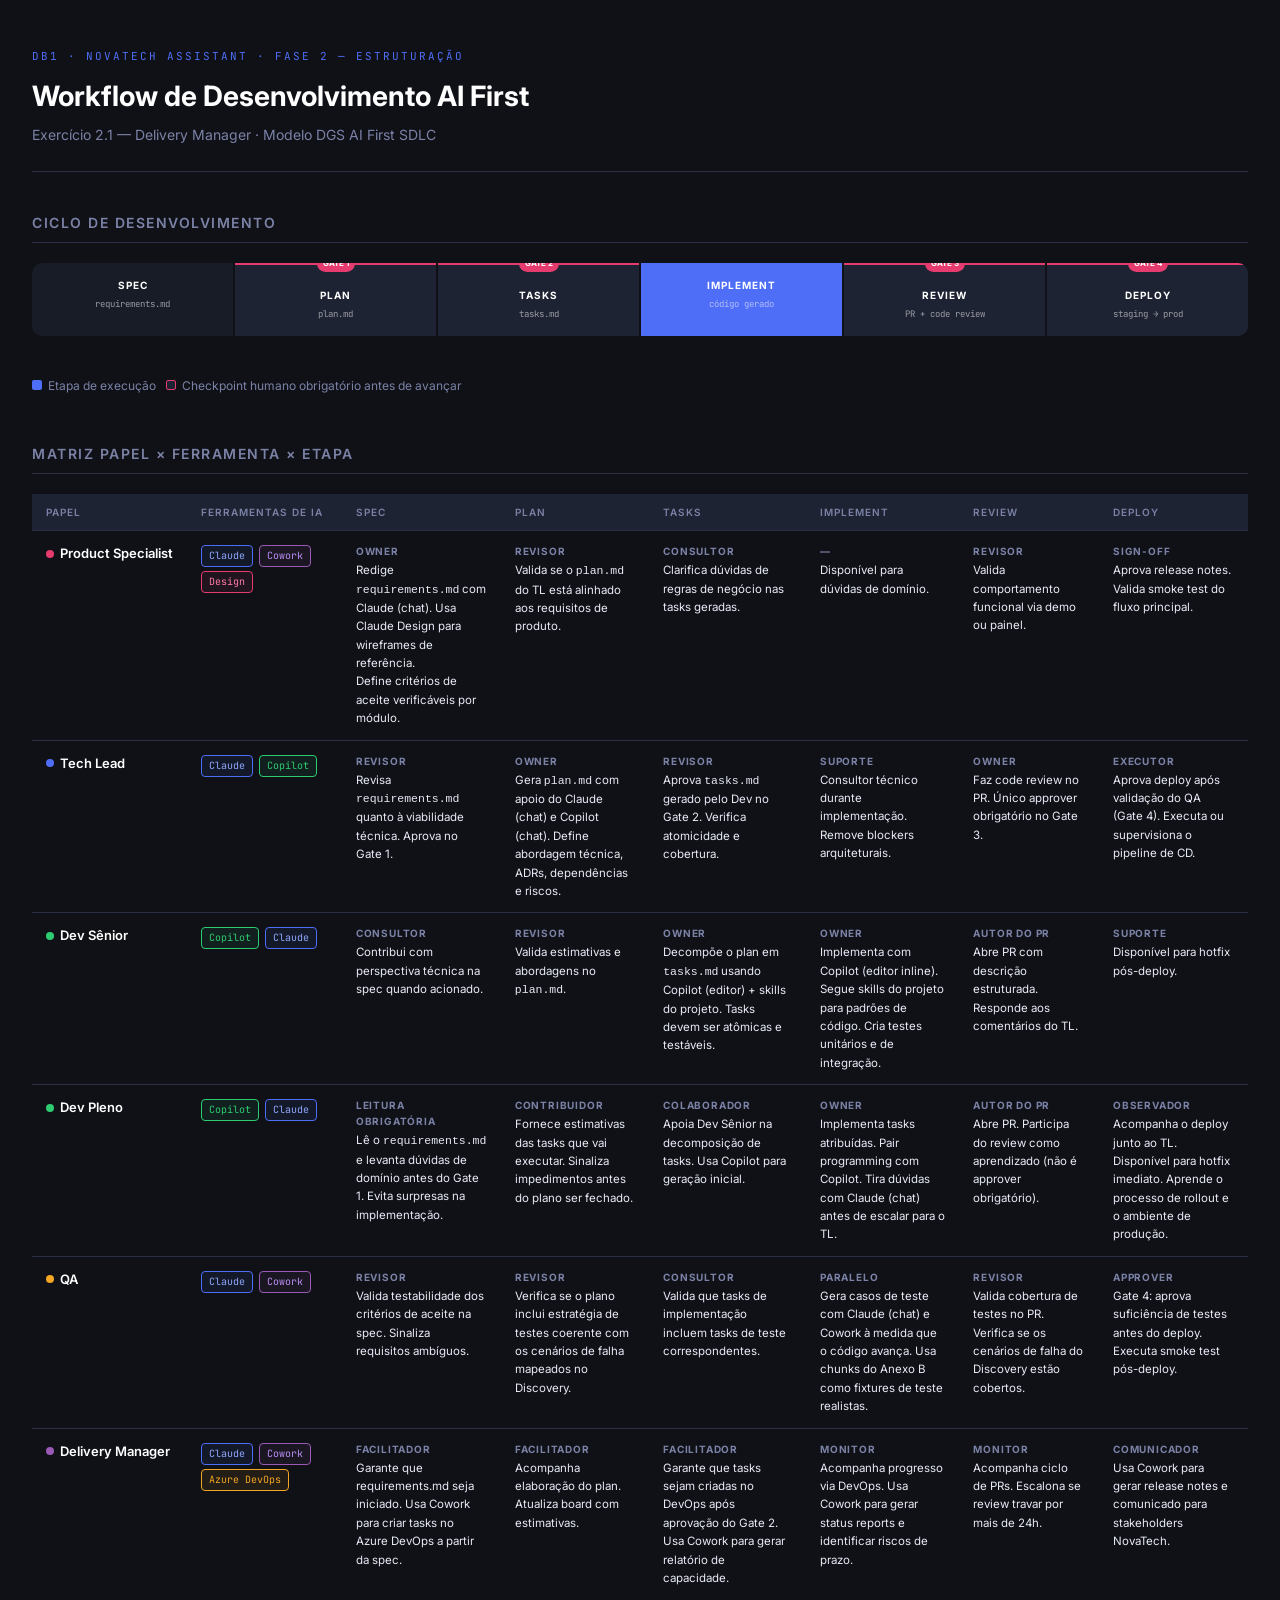
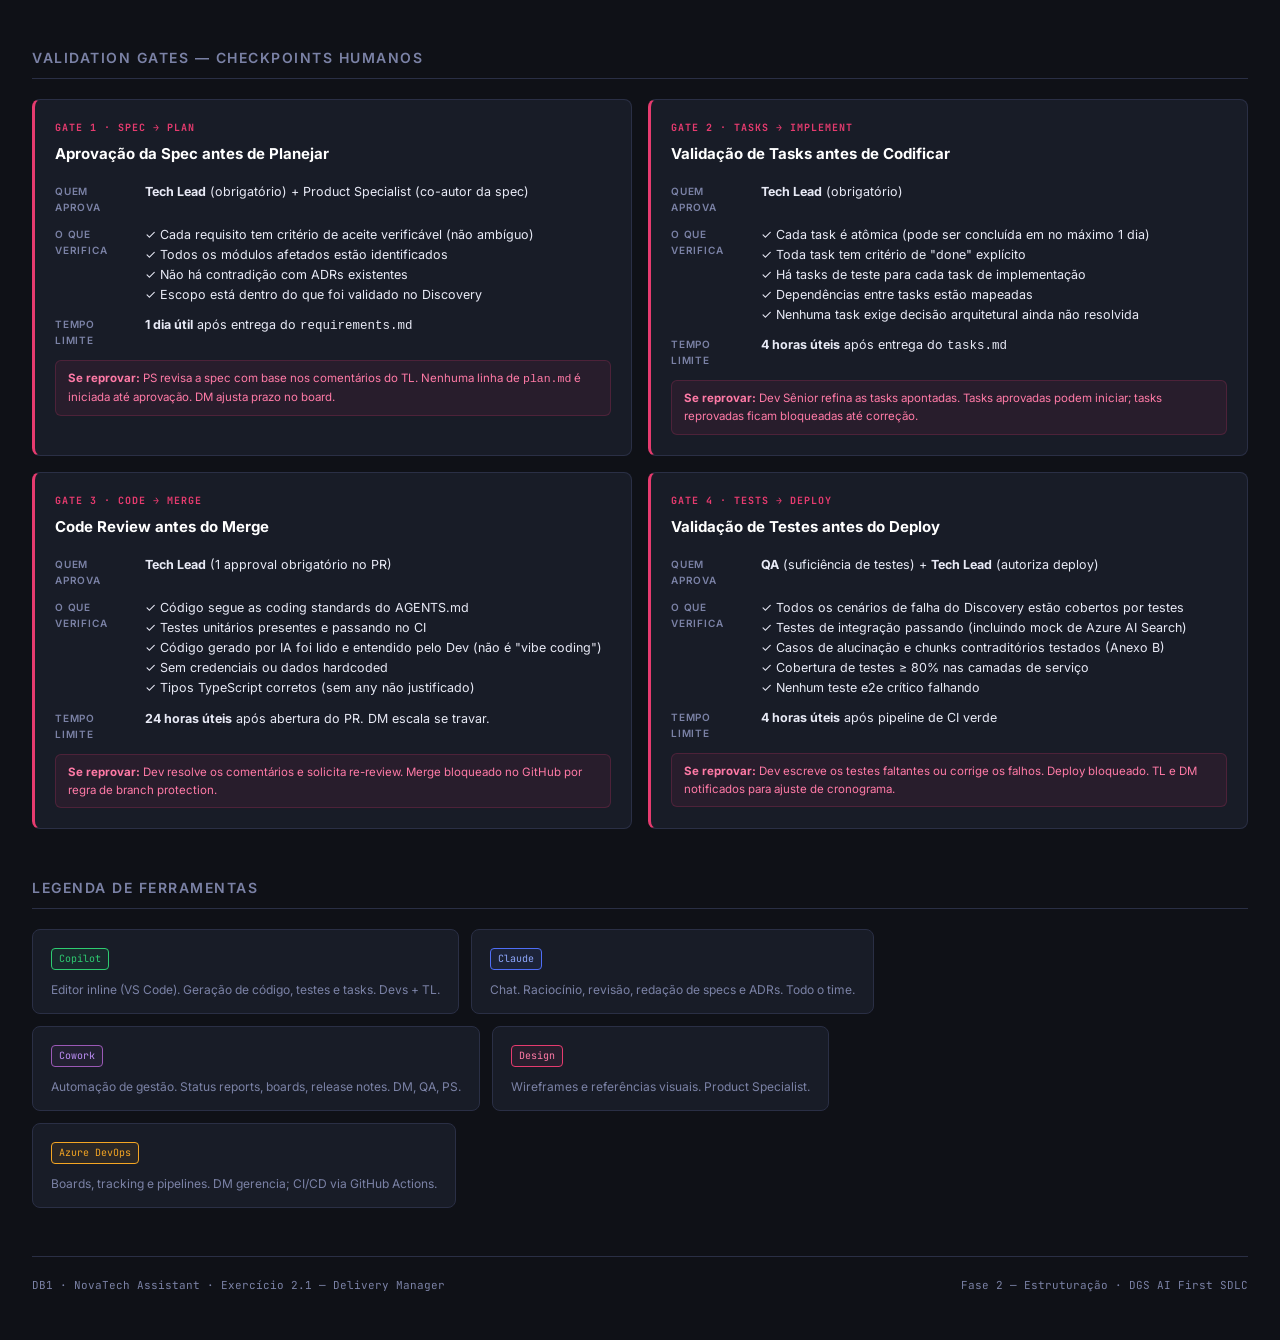
<file: Exercício 1/1-workflow-ai-first-novatech.html>
<!DOCTYPE html>
<html lang="pt-BR">
<head>
<meta charset="UTF-8">
<meta name="viewport" content="width=device-width, initial-scale=1.0">
<title>Workflow AI First — NovaTech Assistant</title>
<style>
  @import url('https://fonts.googleapis.com/css2?family=Inter:wght@300;400;500;600;700&family=JetBrains+Mono:wght@400;500&display=swap');

  :root {
    --bg: #0f1117;
    --surface: #181c27;
    --surface2: #1e2333;
    --border: #2a2f45;
    --accent: #4f6ef7;
    --accent2: #e63b6f;
    --gold: #f5a623;
    --green: #2ecc71;
    --text: #e8eaf6;
    --muted: #7b82a6;
    --tag-bg: #252c42;
  }

  * { box-sizing: border-box; margin: 0; padding: 0; }

  body {
    font-family: 'Inter', sans-serif;
    background: var(--bg);
    color: var(--text);
    padding: 48px 32px;
    min-height: 100vh;
    line-height: 1.6;
  }

  .header {
    border-bottom: 1px solid var(--border);
    padding-bottom: 24px;
    margin-bottom: 40px;
  }

  .header .eyebrow {
    font-family: 'JetBrains Mono', monospace;
    font-size: 11px;
    letter-spacing: 2px;
    text-transform: uppercase;
    color: var(--accent);
    margin-bottom: 8px;
  }

  h1 {
    font-size: 28px;
    font-weight: 700;
    color: #fff;
    margin-bottom: 6px;
  }

  .header .subtitle {
    color: var(--muted);
    font-size: 14px;
  }

  h2 {
    font-size: 14px;
    font-weight: 600;
    text-transform: uppercase;
    letter-spacing: 1.5px;
    color: var(--muted);
    margin-bottom: 20px;
    padding-bottom: 8px;
    border-bottom: 1px solid var(--border);
  }

  section { margin-bottom: 48px; }

  /* CYCLE PHASES */
  .cycle {
    display: grid;
    grid-template-columns: repeat(6, 1fr);
    gap: 2px;
    margin-bottom: 40px;
    border-radius: 10px;
    overflow: hidden;
  }

  .phase {
    background: var(--surface);
    padding: 14px 10px;
    text-align: center;
    position: relative;
  }

  .phase.active { background: var(--accent); }
  .phase.gate {
    background: var(--surface2);
    border-top: 2px solid var(--accent2);
  }

  .phase-label {
    font-size: 10px;
    font-weight: 700;
    text-transform: uppercase;
    letter-spacing: 1px;
    color: #fff;
    margin-bottom: 4px;
  }

  .phase-sub {
    font-size: 9px;
    color: rgba(255,255,255,0.55);
    font-family: 'JetBrains Mono', monospace;
  }

  .gate-indicator {
    position: absolute;
    top: -10px;
    left: 50%;
    transform: translateX(-50%);
    background: var(--accent2);
    color: #fff;
    font-size: 8px;
    font-weight: 700;
    padding: 2px 6px;
    border-radius: 10px;
    white-space: nowrap;
  }

  /* ROLE MATRIX TABLE */
  .matrix {
    width: 100%;
    border-collapse: collapse;
    font-size: 12.5px;
  }

  .matrix th {
    background: var(--surface2);
    padding: 10px 14px;
    text-align: left;
    font-weight: 600;
    color: var(--muted);
    font-size: 10px;
    text-transform: uppercase;
    letter-spacing: 1px;
    border-bottom: 1px solid var(--border);
    white-space: nowrap;
  }

  .matrix td {
    padding: 12px 14px;
    border-bottom: 1px solid var(--border);
    vertical-align: top;
  }

  .matrix tr:last-child td { border-bottom: none; }

  .matrix tr:hover td { background: rgba(79,110,247,0.04); }

  .role-badge {
    display: inline-flex;
    align-items: center;
    gap: 6px;
    font-weight: 600;
    font-size: 13px;
    color: #fff;
    white-space: nowrap;
  }

  .role-dot {
    width: 8px;
    height: 8px;
    border-radius: 50%;
    flex-shrink: 0;
  }

  .dot-tl { background: #4f6ef7; }
  .dot-dev { background: #2ecc71; }
  .dot-qa { background: #f5a623; }
  .dot-ps { background: #e63b6f; }
  .dot-dm { background: #9b59b6; }

  .tag {
    display: inline-block;
    background: var(--tag-bg);
    border: 1px solid var(--border);
    border-radius: 4px;
    padding: 2px 7px;
    font-size: 10px;
    font-family: 'JetBrains Mono', monospace;
    color: var(--muted);
    margin: 2px 2px 2px 0;
    white-space: nowrap;
  }

  .tag.tool-copilot { border-color: #2ecc71; color: #2ecc71; background: rgba(46,204,113,0.08); }
  .tag.tool-claude { border-color: #4f6ef7; color: #8fa8ff; background: rgba(79,110,247,0.08); }
  .tag.tool-cowork { border-color: #9b59b6; color: #be8ff7; background: rgba(155,89,182,0.08); }
  .tag.tool-design { border-color: #e63b6f; color: #ff7aa6; background: rgba(230,59,111,0.08); }
  .tag.tool-devops { border-color: #f5a623; color: #f5a623; background: rgba(245,166,35,0.08); }

  .phase-cell {
    font-size: 11.5px;
    color: var(--text);
  }

  .phase-cell strong {
    display: block;
    font-size: 10px;
    text-transform: uppercase;
    letter-spacing: 0.8px;
    color: var(--muted);
    margin-top: 8px;
    margin-bottom: 2px;
  }

  .phase-cell strong:first-child { margin-top: 0; }

  /* GATES */
  .gates-grid {
    display: grid;
    grid-template-columns: 1fr 1fr;
    gap: 16px;
  }

  .gate-card {
    background: var(--surface);
    border: 1px solid var(--border);
    border-left: 3px solid var(--accent2);
    border-radius: 8px;
    padding: 20px;
  }

  .gate-number {
    font-family: 'JetBrains Mono', monospace;
    font-size: 10px;
    color: var(--accent2);
    font-weight: 700;
    letter-spacing: 1px;
    margin-bottom: 6px;
  }

  .gate-title {
    font-size: 15px;
    font-weight: 700;
    color: #fff;
    margin-bottom: 16px;
  }

  .gate-row {
    display: flex;
    gap: 10px;
    margin-bottom: 10px;
    font-size: 12.5px;
  }

  .gate-key {
    flex-shrink: 0;
    width: 80px;
    font-weight: 600;
    color: var(--muted);
    font-size: 10px;
    text-transform: uppercase;
    letter-spacing: 0.8px;
    padding-top: 1px;
  }

  .gate-val {
    color: var(--text);
    flex: 1;
    font-size: 12.5px;
  }

  .gate-fail {
    margin-top: 12px;
    padding: 8px 12px;
    background: rgba(230,59,111,0.08);
    border: 1px solid rgba(230,59,111,0.2);
    border-radius: 6px;
    font-size: 11.5px;
    color: #ff7aa6;
  }

  .gate-fail span { font-weight: 700; }

  /* LEGEND */
  .legend {
    display: flex;
    flex-wrap: wrap;
    gap: 10px;
    margin-top: 12px;
  }

  .legend-item {
    display: flex;
    align-items: center;
    gap: 6px;
    font-size: 12px;
    color: var(--muted);
  }

  .footer {
    margin-top: 48px;
    padding-top: 20px;
    border-top: 1px solid var(--border);
    font-family: 'JetBrains Mono', monospace;
    font-size: 11px;
    color: var(--muted);
    display: flex;
    justify-content: space-between;
  }
</style>
</head>
<body>

<div class="header">
  <div class="eyebrow">DB1 · NovaTech Assistant · Fase 2 — Estruturação</div>
  <h1>Workflow de Desenvolvimento AI First</h1>
  <div class="subtitle">Exercício 2.1 — Delivery Manager · Modelo DGS AI First SDLC</div>
</div>

<!-- CICLO VISUAL -->
<section>
  <h2>Ciclo de Desenvolvimento</h2>
  <div class="cycle">
    <div class="phase">
      <div class="phase-label">Spec</div>
      <div class="phase-sub">requirements.md</div>
    </div>
    <div class="phase gate" style="position:relative; padding-top:22px;">
      <div class="gate-indicator">GATE 1</div>
      <div class="phase-label">Plan</div>
      <div class="phase-sub">plan.md</div>
    </div>
    <div class="phase gate" style="position:relative; padding-top:22px;">
      <div class="gate-indicator">GATE 2</div>
      <div class="phase-label">Tasks</div>
      <div class="phase-sub">tasks.md</div>
    </div>
    <div class="phase active">
      <div class="phase-label">Implement</div>
      <div class="phase-sub">código gerado</div>
    </div>
    <div class="phase gate" style="position:relative; padding-top:22px;">
      <div class="gate-indicator">GATE 3</div>
      <div class="phase-label">Review</div>
      <div class="phase-sub">PR + code review</div>
    </div>
    <div class="phase gate" style="position:relative; padding-top:22px;">
      <div class="gate-indicator">GATE 4</div>
      <div class="phase-label">Deploy</div>
      <div class="phase-sub">staging → prod</div>
    </div>
  </div>

  <div class="legend">
    <div class="legend-item"><span style="width:10px;height:10px;background:var(--accent);border-radius:2px;display:inline-block;"></span> Etapa de execução</div>
    <div class="legend-item"><span style="width:10px;height:10px;background:var(--surface2);border:1px solid var(--accent2);border-radius:2px;display:inline-block;"></span> Checkpoint humano obrigatório antes de avançar</div>
  </div>
</section>

<!-- MATRIZ PAPEL × FERRAMENTA × ETAPA -->
<section>
  <h2>Matriz Papel × Ferramenta × Etapa</h2>
  <table class="matrix">
    <thead>
      <tr>
        <th>Papel</th>
        <th>Ferramentas de IA</th>
        <th>Spec</th>
        <th>Plan</th>
        <th>Tasks</th>
        <th>Implement</th>
        <th>Review</th>
        <th>Deploy</th>
      </tr>
    </thead>
    <tbody>

      <!-- PRODUCT SPECIALIST -->
      <tr>
        <td>
          <div class="role-badge"><span class="role-dot dot-ps"></span>Product Specialist</div>
        </td>
        <td>
          <span class="tag tool-claude">Claude</span>
          <span class="tag tool-cowork">Cowork</span>
          <span class="tag tool-design">Design</span>
        </td>
        <td class="phase-cell">
          <strong>Owner</strong>
          Redige <code>requirements.md</code> com Claude (chat). Usa Claude Design para wireframes de referência.<br>
          Define critérios de aceite verificáveis por módulo.
        </td>
        <td class="phase-cell">
          <strong>Revisor</strong>
          Valida se o <code>plan.md</code> do TL está alinhado aos requisitos de produto.
        </td>
        <td class="phase-cell">
          <strong>Consultor</strong>
          Clarifica dúvidas de regras de negócio nas tasks geradas.
        </td>
        <td class="phase-cell">
          <strong>—</strong>
          Disponível para dúvidas de domínio.
        </td>
        <td class="phase-cell">
          <strong>Revisor</strong>
          Valida comportamento funcional via demo ou painel.
        </td>
        <td class="phase-cell">
          <strong>Sign-off</strong>
          Aprova release notes. Valida smoke test do fluxo principal.
        </td>
      </tr>

      <!-- TECH LEAD -->
      <tr>
        <td>
          <div class="role-badge"><span class="role-dot dot-tl"></span>Tech Lead</div>
        </td>
        <td>
          <span class="tag tool-claude">Claude</span>
          <span class="tag tool-copilot">Copilot</span>
        </td>
        <td class="phase-cell">
          <strong>Revisor</strong>
          Revisa <code>requirements.md</code> quanto à viabilidade técnica. Aprova no Gate 1.
        </td>
        <td class="phase-cell">
          <strong>Owner</strong>
          Gera <code>plan.md</code> com apoio do Claude (chat) e Copilot (chat). Define abordagem técnica, ADRs, dependências e riscos.
        </td>
        <td class="phase-cell">
          <strong>Revisor</strong>
          Aprova <code>tasks.md</code> gerado pelo Dev no Gate 2. Verifica atomicidade e cobertura.
        </td>
        <td class="phase-cell">
          <strong>Suporte</strong>
          Consultor técnico durante implementação. Remove blockers arquiteturais.
        </td>
        <td class="phase-cell">
          <strong>Owner</strong>
          Faz code review no PR. Único approver obrigatório no Gate 3.
        </td>
        <td class="phase-cell">
          <strong>Executor</strong>
          Aprova deploy após validação do QA (Gate 4). Executa ou supervisiona o pipeline de CD.
        </td>
      </tr>

      <!-- DEV SÊNIOR -->
      <tr>
        <td>
          <div class="role-badge"><span class="role-dot dot-dev"></span>Dev Sênior</div>
        </td>
        <td>
          <span class="tag tool-copilot">Copilot</span>
          <span class="tag tool-claude">Claude</span>
        </td>
        <td class="phase-cell">
          <strong>Consultor</strong>
          Contribui com perspectiva técnica na spec quando acionado.
        </td>
        <td class="phase-cell">
          <strong>Revisor</strong>
          Valida estimativas e abordagens no <code>plan.md</code>.
        </td>
        <td class="phase-cell">
          <strong>Owner</strong>
          Decompõe o plan em <code>tasks.md</code> usando Copilot (editor) + skills do projeto. Tasks devem ser atômicas e testáveis.
        </td>
        <td class="phase-cell">
          <strong>Owner</strong>
          Implementa com Copilot (editor inline). Segue skills do projeto para padrões de código. Cria testes unitários e de integração.
        </td>
        <td class="phase-cell">
          <strong>Autor do PR</strong>
          Abre PR com descrição estruturada. Responde aos comentários do TL.
        </td>
        <td class="phase-cell">
          <strong>Suporte</strong>
          Disponível para hotfix pós-deploy.
        </td>
      </tr>

      <!-- DEV PLENO -->
      <tr>
        <td>
          <div class="role-badge"><span class="role-dot dot-dev"></span>Dev Pleno</div>
        </td>
        <td>
          <span class="tag tool-copilot">Copilot</span>
          <span class="tag tool-claude">Claude</span>
        </td>
        <td class="phase-cell">
          <strong>Leitura obrigatória</strong>
          Lê o <code>requirements.md</code> e levanta dúvidas de domínio antes do Gate 1. Evita surpresas na implementação.
        </td>
        <td class="phase-cell">
          <strong>Contribuidor</strong>
          Fornece estimativas das tasks que vai executar. Sinaliza impedimentos antes do plano ser fechado.
        </td>
        <td class="phase-cell">
          <strong>Colaborador</strong>
          Apoia Dev Sênior na decomposição de tasks. Usa Copilot para geração inicial.
        </td>
        <td class="phase-cell">
          <strong>Owner</strong>
          Implementa tasks atribuídas. Pair programming com Copilot. Tira dúvidas com Claude (chat) antes de escalar para o TL.
        </td>
        <td class="phase-cell">
          <strong>Autor do PR</strong>
          Abre PR. Participa do review como aprendizado (não é approver obrigatório).
        </td>
        <td class="phase-cell">
          <strong>Observador</strong>
          Acompanha o deploy junto ao TL. Disponível para hotfix imediato. Aprende o processo de rollout e o ambiente de produção.
        </td>
      </tr>

      <!-- QA -->
      <tr>
        <td>
          <div class="role-badge"><span class="role-dot dot-qa"></span>QA</div>
        </td>
        <td>
          <span class="tag tool-claude">Claude</span>
          <span class="tag tool-cowork">Cowork</span>
        </td>
        <td class="phase-cell">
          <strong>Revisor</strong>
          Valida testabilidade dos critérios de aceite na spec. Sinaliza requisitos ambíguos.
        </td>
        <td class="phase-cell">
          <strong>Revisor</strong>
          Verifica se o plano inclui estratégia de testes coerente com os cenários de falha mapeados no Discovery.
        </td>
        <td class="phase-cell">
          <strong>Consultor</strong>
          Valida que tasks de implementação incluem tasks de teste correspondentes.
        </td>
        <td class="phase-cell">
          <strong>Paralelo</strong>
          Gera casos de teste com Claude (chat) e Cowork à medida que o código avança. Usa chunks do Anexo B como fixtures de teste realistas.
        </td>
        <td class="phase-cell">
          <strong>Revisor</strong>
          Valida cobertura de testes no PR. Verifica se os cenários de falha do Discovery estão cobertos.
        </td>
        <td class="phase-cell">
          <strong>Approver</strong>
          Gate 4: aprova suficiência de testes antes do deploy. Executa smoke test pós-deploy.
        </td>
      </tr>

      <!-- DELIVERY MANAGER -->
      <tr>
        <td>
          <div class="role-badge"><span class="role-dot dot-dm"></span>Delivery Manager</div>
        </td>
        <td>
          <span class="tag tool-claude">Claude</span>
          <span class="tag tool-cowork">Cowork</span>
          <span class="tag tool-devops">Azure DevOps</span>
        </td>
        <td class="phase-cell">
          <strong>Facilitador</strong>
          Garante que requirements.md seja iniciado. Usa Cowork para criar tasks no Azure DevOps a partir da spec.
        </td>
        <td class="phase-cell">
          <strong>Facilitador</strong>
          Acompanha elaboração do plan. Atualiza board com estimativas.
        </td>
        <td class="phase-cell">
          <strong>Facilitador</strong>
          Garante que tasks sejam criadas no DevOps após aprovação do Gate 2. Usa Cowork para gerar relatório de capacidade.
        </td>
        <td class="phase-cell">
          <strong>Monitor</strong>
          Acompanha progresso via DevOps. Usa Cowork para gerar status reports e identificar riscos de prazo.
        </td>
        <td class="phase-cell">
          <strong>Monitor</strong>
          Acompanha ciclo de PRs. Escalona se review travar por mais de 24h.
        </td>
        <td class="phase-cell">
          <strong>Comunicador</strong>
          Usa Cowork para gerar release notes e comunicado para stakeholders NovaTech.
        </td>
      </tr>

    </tbody>
  </table>
</section>

<!-- VALIDATION GATES -->
<section>
  <h2>Validation Gates — Checkpoints Humanos</h2>
  <div class="gates-grid">

    <div class="gate-card">
      <div class="gate-number">GATE 1 · SPEC → PLAN</div>
      <div class="gate-title">Aprovação da Spec antes de Planejar</div>
      <div class="gate-row">
        <div class="gate-key">Quem aprova</div>
        <div class="gate-val"><strong>Tech Lead</strong> (obrigatório) + Product Specialist (co-autor da spec)</div>
      </div>
      <div class="gate-row">
        <div class="gate-key">O que verifica</div>
        <div class="gate-val">
          ✓ Cada requisito tem critério de aceite verificável (não ambíguo)<br>
          ✓ Todos os módulos afetados estão identificados<br>
          ✓ Não há contradição com ADRs existentes<br>
          ✓ Escopo está dentro do que foi validado no Discovery
        </div>
      </div>
      <div class="gate-row">
        <div class="gate-key">Tempo limite</div>
        <div class="gate-val"><strong>1 dia útil</strong> após entrega do <code>requirements.md</code></div>
      </div>
      <div class="gate-fail">
        <span>Se reprovar:</span> PS revisa a spec com base nos comentários do TL. Nenhuma linha de <code>plan.md</code> é iniciada até aprovação. DM ajusta prazo no board.
      </div>
    </div>

    <div class="gate-card">
      <div class="gate-number">GATE 2 · TASKS → IMPLEMENT</div>
      <div class="gate-title">Validação de Tasks antes de Codificar</div>
      <div class="gate-row">
        <div class="gate-key">Quem aprova</div>
        <div class="gate-val"><strong>Tech Lead</strong> (obrigatório)</div>
      </div>
      <div class="gate-row">
        <div class="gate-key">O que verifica</div>
        <div class="gate-val">
          ✓ Cada task é atômica (pode ser concluída em no máximo 1 dia)<br>
          ✓ Toda task tem critério de "done" explícito<br>
          ✓ Há tasks de teste para cada task de implementação<br>
          ✓ Dependências entre tasks estão mapeadas<br>
          ✓ Nenhuma task exige decisão arquitetural ainda não resolvida
        </div>
      </div>
      <div class="gate-row">
        <div class="gate-key">Tempo limite</div>
        <div class="gate-val"><strong>4 horas úteis</strong> após entrega do <code>tasks.md</code></div>
      </div>
      <div class="gate-fail">
        <span>Se reprovar:</span> Dev Sênior refina as tasks apontadas. Tasks aprovadas podem iniciar; tasks reprovadas ficam bloqueadas até correção.
      </div>
    </div>

    <div class="gate-card">
      <div class="gate-number">GATE 3 · CODE → MERGE</div>
      <div class="gate-title">Code Review antes do Merge</div>
      <div class="gate-row">
        <div class="gate-key">Quem aprova</div>
        <div class="gate-val"><strong>Tech Lead</strong> (1 approval obrigatório no PR)</div>
      </div>
      <div class="gate-row">
        <div class="gate-key">O que verifica</div>
        <div class="gate-val">
          ✓ Código segue as coding standards do AGENTS.md<br>
          ✓ Testes unitários presentes e passando no CI<br>
          ✓ Código gerado por IA foi lido e entendido pelo Dev (não é "vibe coding")<br>
          ✓ Sem credenciais ou dados hardcoded<br>
          ✓ Tipos TypeScript corretos (sem <code>any</code> não justificado)
        </div>
      </div>
      <div class="gate-row">
        <div class="gate-key">Tempo limite</div>
        <div class="gate-val"><strong>24 horas úteis</strong> após abertura do PR. DM escala se travar.</div>
      </div>
      <div class="gate-fail">
        <span>Se reprovar:</span> Dev resolve os comentários e solicita re-review. Merge bloqueado no GitHub por regra de branch protection.
      </div>
    </div>

    <div class="gate-card">
      <div class="gate-number">GATE 4 · TESTS → DEPLOY</div>
      <div class="gate-title">Validação de Testes antes do Deploy</div>
      <div class="gate-row">
        <div class="gate-key">Quem aprova</div>
        <div class="gate-val"><strong>QA</strong> (suficiência de testes) + <strong>Tech Lead</strong> (autoriza deploy)</div>
      </div>
      <div class="gate-row">
        <div class="gate-key">O que verifica</div>
        <div class="gate-val">
          ✓ Todos os cenários de falha do Discovery estão cobertos por testes<br>
          ✓ Testes de integração passando (incluindo mock de Azure AI Search)<br>
          ✓ Casos de alucinação e chunks contraditórios testados (Anexo B)<br>
          ✓ Cobertura de testes ≥ 80% nas camadas de serviço<br>
          ✓ Nenhum teste e2e crítico falhando
        </div>
      </div>
      <div class="gate-row">
        <div class="gate-key">Tempo limite</div>
        <div class="gate-val"><strong>4 horas úteis</strong> após pipeline de CI verde</div>
      </div>
      <div class="gate-fail">
        <span>Se reprovar:</span> Dev escreve os testes faltantes ou corrige os falhos. Deploy bloqueado. TL e DM notificados para ajuste de cronograma.
      </div>
    </div>

  </div>
</section>

<!-- LEGENDA DE FERRAMENTAS -->
<section>
  <h2>Legenda de Ferramentas</h2>
  <div style="display:flex; flex-wrap:wrap; gap:12px;">
    <div style="background:var(--surface); border:1px solid var(--border); border-radius:8px; padding:14px 18px; min-width:180px;">
      <span class="tag tool-copilot">Copilot</span>
      <div style="font-size:12px; color:var(--muted); margin-top:8px;">Editor inline (VS Code). Geração de código, testes e tasks. Devs + TL.</div>
    </div>
    <div style="background:var(--surface); border:1px solid var(--border); border-radius:8px; padding:14px 18px; min-width:180px;">
      <span class="tag tool-claude">Claude</span>
      <div style="font-size:12px; color:var(--muted); margin-top:8px;">Chat. Raciocínio, revisão, redação de specs e ADRs. Todo o time.</div>
    </div>
    <div style="background:var(--surface); border:1px solid var(--border); border-radius:8px; padding:14px 18px; min-width:180px;">
      <span class="tag tool-cowork">Cowork</span>
      <div style="font-size:12px; color:var(--muted); margin-top:8px;">Automação de gestão. Status reports, boards, release notes. DM, QA, PS.</div>
    </div>
    <div style="background:var(--surface); border:1px solid var(--border); border-radius:8px; padding:14px 18px; min-width:180px;">
      <span class="tag tool-design">Design</span>
      <div style="font-size:12px; color:var(--muted); margin-top:8px;">Wireframes e referências visuais. Product Specialist.</div>
    </div>
    <div style="background:var(--surface); border:1px solid var(--border); border-radius:8px; padding:14px 18px; min-width:180px;">
      <span class="tag tool-devops">Azure DevOps</span>
      <div style="font-size:12px; color:var(--muted); margin-top:8px;">Boards, tracking e pipelines. DM gerencia; CI/CD via GitHub Actions.</div>
    </div>
  </div>
</section>

<div class="footer">
  <span>DB1 · NovaTech Assistant · Exercício 2.1 — Delivery Manager</span>
  <span>Fase 2 — Estruturação · DGS AI First SDLC</span>
</div>

</body>
</html>
</file>
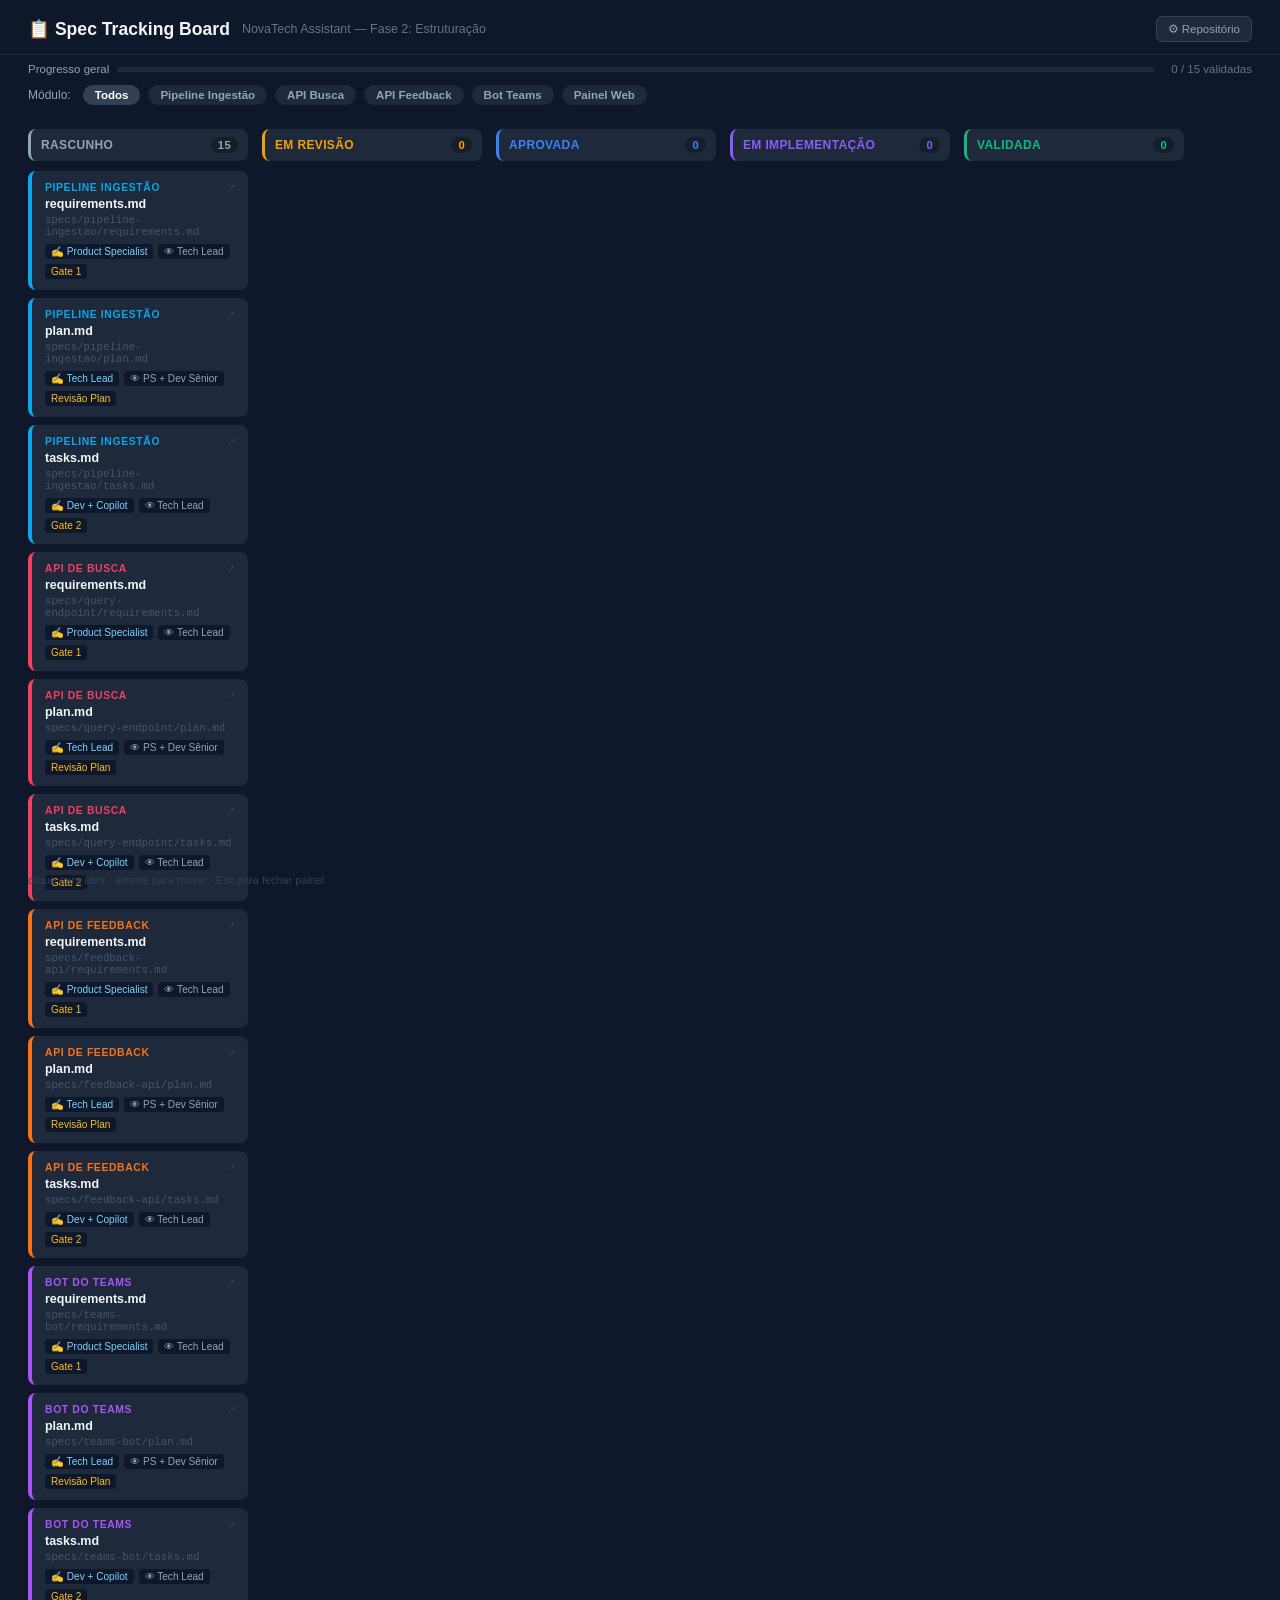
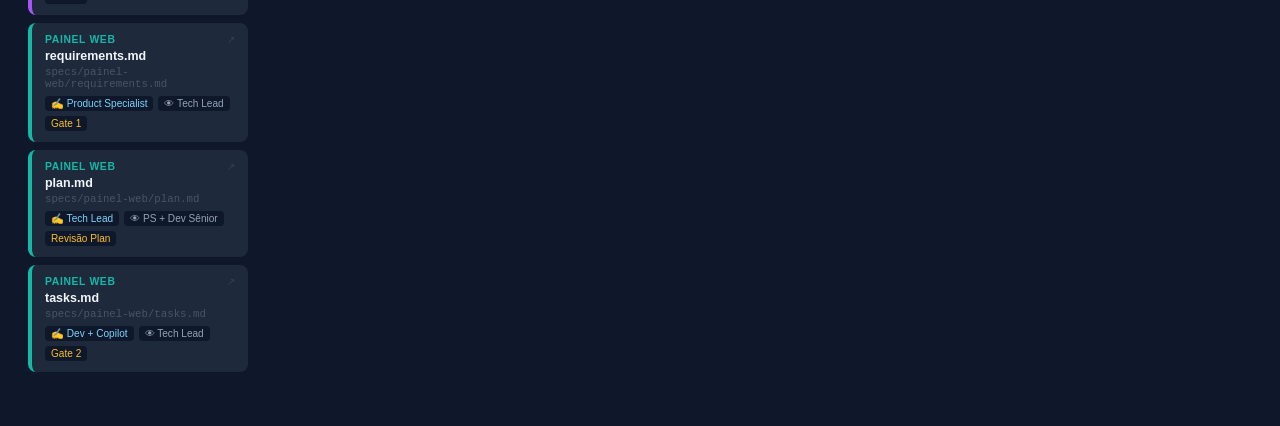
<file: Exercício 2/2-spec-tracking-board.html>
<!DOCTYPE html>
<html lang="pt-BR">
<head>
<meta charset="UTF-8">
<meta name="viewport" content="width=device-width, initial-scale=1.0">
<title>Spec Tracking Board — NovaTech Assistant</title>
<style>
  :root {
    --col-w: 220px; --gap: 14px; --radius: 8px;
    --c-rascunho:#94a3b8; --c-revisao:#f59e0b; --c-aprovada:#3b82f6;
    --c-impl:#8b5cf6; --c-validada:#10b981;
    --m-ingest:#0ea5e9; --m-query:#f43f5e; --m-feedback:#f97316;
    --m-bot:#a855f7; --m-web:#14b8a6;
    --drawer-w: 420px;
  }
  * { box-sizing: border-box; margin: 0; padding: 0; }
  body {
    font-family: -apple-system, BlinkMacSystemFont, "Segoe UI", sans-serif;
    background: #0f172a; color: #e2e8f0; min-height: 100vh;
    transition: margin-right .3s ease;
  }
  body.drawer-open { margin-right: var(--drawer-w); }

  /* ── Header ── */
  header {
    padding: 16px 28px 12px;
    border-bottom: 1px solid #1e293b;
    display: flex; align-items: center; gap: 12px; flex-wrap: wrap;
  }
  header h1 { font-size: 1.1rem; font-weight: 700; color: #f1f5f9; }
  .header-sub { font-size: .78rem; color: #64748b; flex: 1; }
  .repo-btn {
    font-size: .72rem; padding: 5px 11px; border-radius: 6px;
    background: #1e293b; border: 1px solid #334155; color: #94a3b8;
    cursor: pointer; display: flex; align-items: center; gap: 5px;
  }
  .repo-btn:hover { border-color: #475569; color: #e2e8f0; }

  /* ── Repo modal ── */
  .repo-modal-overlay {
    display: none; position: fixed; inset: 0;
    background: rgba(0,0,0,.6); z-index: 200; align-items: center; justify-content: center;
  }
  .repo-modal-overlay.open { display: flex; }
  .repo-modal {
    background: #1e293b; border-radius: 12px; padding: 24px;
    width: 460px; max-width: 95vw; border: 1px solid #334155;
  }
  .repo-modal h3 { font-size: .9rem; color: #f1f5f9; margin-bottom: 6px; }
  .repo-modal p  { font-size: .75rem; color: #64748b; margin-bottom: 14px; line-height: 1.5; }
  .repo-modal input {
    width: 100%; background: #0f172a; border: 1px solid #334155;
    border-radius: 6px; padding: 8px 12px; color: #e2e8f0; font-size: .8rem;
    font-family: monospace; margin-bottom: 14px;
  }
  .repo-modal input:focus { outline: none; border-color: #3b82f6; }
  .repo-modal-actions { display: flex; gap: 8px; justify-content: flex-end; }
  .btn-primary {
    font-size: .78rem; padding: 7px 16px; border-radius: 6px;
    background: #3b82f6; color: #fff; border: none; cursor: pointer; font-weight: 600;
  }
  .btn-primary:hover { background: #2563eb; }
  .btn-ghost {
    font-size: .78rem; padding: 7px 16px; border-radius: 6px;
    background: transparent; color: #94a3b8; border: 1px solid #334155; cursor: pointer;
  }
  .btn-ghost:hover { border-color: #475569; color: #e2e8f0; }

  /* ── Filters ── */
  .filters { padding: 10px 28px; display: flex; gap: 8px; flex-wrap: wrap; align-items: center; }
  .filters label { font-size: .75rem; color: #94a3b8; margin-right: 4px; }
  .pill {
    font-size: .72rem; padding: 4px 12px; border-radius: 999px; border: none;
    cursor: pointer; font-weight: 600; background: #1e293b; color: #94a3b8;
  }
  .pill.active { color: #fff; }
  .pill[data-m="all"].active      { background: #334155; }
  .pill[data-m="ingest"].active   { background: var(--m-ingest); }
  .pill[data-m="query"].active    { background: var(--m-query); }
  .pill[data-m="feedback"].active { background: var(--m-feedback); }
  .pill[data-m="bot"].active      { background: var(--m-bot); }
  .pill[data-m="web"].active      { background: var(--m-web); }

  /* ── Progress ── */
  .progress-bar { padding: 8px 28px 0; display: flex; gap: 8px; align-items: center; }
  .progress-track { flex:1; height:5px; background:#1e293b; border-radius:999px; overflow:hidden; }
  .progress-fill  { height:100%; background:linear-gradient(90deg,#3b82f6,#10b981); border-radius:999px; transition:width .4s; }
  .progress-label { font-size:.72rem; color:#64748b; min-width:90px; text-align:right; }

  /* ── Board ── */
  .board { display:flex; gap:var(--gap); padding:14px 28px 32px; overflow-x:auto; }
  .column { flex: 0 0 var(--col-w); display:flex; flex-direction:column; gap:10px; }
  .col-header {
    display:flex; align-items:center; justify-content:space-between;
    padding:8px 10px; border-radius:var(--radius);
    font-size:.75rem; font-weight:700; letter-spacing:.03em; text-transform:uppercase;
  }
  .col-header .badge { font-size:.7rem; background:rgba(0,0,0,.25); padding:2px 7px; border-radius:999px; }
  .col[data-col="rascunho"] .col-header { background:#1e293b; color:var(--c-rascunho); border-left:3px solid var(--c-rascunho); }
  .col[data-col="revisao"]  .col-header { background:#1e293b; color:var(--c-revisao);  border-left:3px solid var(--c-revisao); }
  .col[data-col="aprovada"] .col-header { background:#1e293b; color:var(--c-aprovada); border-left:3px solid var(--c-aprovada); }
  .col[data-col="impl"]     .col-header { background:#1e293b; color:var(--c-impl);     border-left:3px solid var(--c-impl); }
  .col[data-col="validada"] .col-header { background:#1e293b; color:var(--c-validada); border-left:3px solid var(--c-validada); }
  .cards { display:flex; flex-direction:column; gap:8px; min-height:80px; }

  /* ── Card ── */
  .card {
    background:#1e293b; border-radius:var(--radius); padding:11px 13px;
    border-left:4px solid transparent; cursor:pointer;
    transition:transform .15s, box-shadow .15s, opacity .2s; user-select:none;
  }
  .card:hover { transform:translateY(-2px); box-shadow:0 6px 20px rgba(0,0,0,.4); }
  .card.dragging { opacity:.35; transform:rotate(2deg); cursor:grabbing; }
  .card.selected { outline: 2px solid #3b82f6; outline-offset: 2px; }

  .card[data-m="ingest"]   { border-color:var(--m-ingest); }
  .card[data-m="query"]    { border-color:var(--m-query); }
  .card[data-m="feedback"] { border-color:var(--m-feedback); }
  .card[data-m="bot"]      { border-color:var(--m-bot); }
  .card[data-m="web"]      { border-color:var(--m-web); }

  .card-top { display:flex; justify-content:space-between; align-items:center; margin-bottom:4px; }
  .card-module { font-size:.65rem; font-weight:700; letter-spacing:.06em; text-transform:uppercase; }
  .card[data-m="ingest"]   .card-module { color:var(--m-ingest); }
  .card[data-m="query"]    .card-module { color:var(--m-query); }
  .card[data-m="feedback"] .card-module { color:var(--m-feedback); }
  .card[data-m="bot"]      .card-module { color:var(--m-bot); }
  .card[data-m="web"]      .card-module { color:var(--m-web); }

  .card-open-hint { font-size:.6rem; color:#334155; }
  .card:hover .card-open-hint { color:#475569; }
  .card-artefato { font-size:.78rem; font-weight:700; color:#f1f5f9; margin-bottom:3px; }
  .card-path { font-size:.67rem; color:#475569; font-family:monospace; margin-bottom:6px; }
  .card-meta { display:flex; gap:5px; flex-wrap:wrap; }
  .chip { font-size:.63rem; padding:2px 6px; border-radius:4px; background:#0f172a; color:#94a3b8; }
  .chip.owner { color:#7dd3fc; }
  .chip.gate  { color:#fbbf24; }

  /* ── Checklist mini-progress on card ── */
  .card-check-prog {
    margin-top:7px; border-top:1px solid #0f172a; padding-top:6px;
    display:flex; align-items:center; gap:7px;
  }
  .card-check-track { flex:1; height:3px; background:#0f172a; border-radius:999px; overflow:hidden; }
  .card-check-fill  { height:100%; border-radius:999px; background:#3b82f6; transition:width .3s; }
  .card-check-label { font-size:.62rem; color:#475569; white-space:nowrap; }

  /* ── SLA ── */
  .sla-bar-wrap { margin-top:7px; border-top:1px solid #0f172a; padding-top:6px; }
  .sla-label { display:flex; justify-content:space-between; font-size:.62rem; margin-bottom:3px; }
  .sla-title { color:#64748b; font-weight:600; letter-spacing:.04em; text-transform:uppercase; }
  .sla-time  { font-weight:700; }
  .sla-track { height:3px; background:#0f172a; border-radius:999px; overflow:hidden; }
  .sla-fill  { height:100%; border-radius:999px; transition:width .6s; }
  .sla-ok   .sla-time { color:#10b981; } .sla-ok   .sla-fill { background:#10b981; }
  .sla-warn .sla-time { color:#f59e0b; } .sla-warn .sla-fill { background:#f59e0b; }
  .sla-over .sla-time { color:#ef4444; } .sla-over .sla-fill { background:#ef4444; }
  .sla-over { animation:pulse-border .9s ease-in-out infinite; }
  @keyframes pulse-border {
    0%,100% { box-shadow:0 0 0 0 rgba(239,68,68,0); }
    50%     { box-shadow:0 0 0 3px rgba(239,68,68,.35); }
  }

  .card.hidden { display:none; }

  /* ── Revision badge ── */
  .rev-badge {
    font-size: .6rem; font-weight: 800; padding: 2px 7px;
    border-radius: 999px; letter-spacing: .04em; text-transform: uppercase;
    background: #2d1b69; color: #a78bfa; border: 1px solid #4c1d95;
    white-space: nowrap;
  }
  .rev-badge.hot { background: #450a0a; color: #fca5a5; border-color: #7f1d1d; }

  /* ── Revision timeline in drawer ── */
  .rev-timeline { display: flex; flex-direction: column; gap: 0; }
  .rev-event {
    display: flex; gap: 12px; align-items: flex-start;
    padding: 6px 0; position: relative;
  }
  .rev-event:not(:last-child)::before {
    content: ''; position: absolute; left: 9px; top: 22px;
    width: 2px; bottom: -6px; background: #1e293b;
  }
  .rev-dot {
    width: 20px; height: 20px; border-radius: 50%; flex-shrink: 0;
    display: flex; align-items: center; justify-content: center;
    font-size: .6rem; font-weight: 900; margin-top: 1px;
  }
  .rev-dot.initial { background: #1e293b; color: #475569; border: 2px solid #334155; }
  .rev-dot.changed { background: #2d1b69; color: #a78bfa; border: 2px solid #4c1d95; font-size: .55rem; }
  .rev-dot.current { background: #1e3a8a; color: #60a5fa; border: 2px solid #1d4ed8; }
  .rev-info { flex: 1; }
  .rev-label { font-size: .75rem; font-weight: 700; color: #e2e8f0; }
  .rev-detail { font-size: .68rem; color: #475569; margin-top: 1px; }

  /* ── Drawer ── */
  .drawer {
    position: fixed; top: 0; right: 0; bottom: 0;
    width: var(--drawer-w); background: #111827;
    border-left: 1px solid #1e293b;
    transform: translateX(100%); transition: transform .3s ease;
    display: flex; flex-direction: column; z-index: 100;
    overflow: hidden;
  }
  .drawer.open { transform: translateX(0); }

  .drawer-header {
    padding: 16px 20px 14px;
    border-bottom: 1px solid #1e293b;
    display: flex; align-items: flex-start; justify-content: space-between; gap: 12px;
  }
  .drawer-module-tag {
    font-size: .65rem; font-weight: 700; letter-spacing: .06em;
    text-transform: uppercase; margin-bottom: 4px;
  }
  .drawer-title { font-size: .95rem; font-weight: 700; color: #f1f5f9; }
  .drawer-status {
    font-size: .65rem; font-weight: 700; padding: 3px 9px; border-radius: 999px;
    margin-top: 4px; display: inline-block; letter-spacing: .04em; text-transform: uppercase;
  }
  .drawer-close {
    background: none; border: none; color: #475569; cursor: pointer;
    font-size: 1.2rem; padding: 2px 6px; border-radius: 4px; flex-shrink: 0;
  }
  .drawer-close:hover { background: #1e293b; color: #e2e8f0; }

  .drawer-body { flex: 1; overflow-y: auto; padding: 18px 20px; }
  .drawer-body::-webkit-scrollbar { width: 4px; }
  .drawer-body::-webkit-scrollbar-track { background: transparent; }
  .drawer-body::-webkit-scrollbar-thumb { background: #1e293b; border-radius: 2px; }

  /* File section */
  .drawer-section { margin-bottom: 22px; }
  .drawer-section-title {
    font-size: .68rem; font-weight: 700; color: #64748b;
    letter-spacing: .06em; text-transform: uppercase; margin-bottom: 10px;
  }
  .file-box {
    background: #0f172a; border-radius: 8px; padding: 12px 14px;
    border: 1px solid #1e293b;
  }
  .file-path {
    font-family: monospace; font-size: .78rem; color: #7dd3fc;
    word-break: break-all; margin-bottom: 10px; line-height: 1.5;
  }
  .file-actions { display: flex; gap: 8px; flex-wrap: wrap; }
  .file-btn {
    font-size: .72rem; padding: 6px 12px; border-radius: 6px;
    border: 1px solid #1e293b; cursor: pointer; font-weight: 600;
    text-decoration: none; display: inline-flex; align-items: center; gap: 5px;
    transition: border-color .15s, background .15s;
  }
  .file-btn-copy   { background: #1e293b; color: #94a3b8; }
  .file-btn-copy:hover { border-color: #475569; color: #e2e8f0; }
  .file-btn-open   { background: #1e314f; color: #3b82f6; border-color: #1d4ed8; }
  .file-btn-open:hover { background: #1d3a6b; }
  .file-btn.no-root { opacity: .45; cursor: not-allowed; pointer-events: none; }

  /* Checklist section */
  .checklist-gate {
    font-size: .72rem; color: #fbbf24; font-weight: 600;
    display: flex; align-items: center; gap: 6px; margin-bottom: 4px;
  }
  .checklist-meta {
    font-size: .7rem; color: #64748b; margin-bottom: 12px;
    display: flex; gap: 12px;
  }
  .checklist-progress {
    display: flex; align-items: center; gap: 9px; margin-bottom: 12px;
  }
  .cl-track { flex:1; height:5px; background:#1e293b; border-radius:999px; overflow:hidden; }
  .cl-fill  { height:100%; border-radius:999px; background:#3b82f6; transition:width .3s; }
  .cl-label { font-size:.7rem; color:#64748b; white-space:nowrap; }
  .cl-label.done { color:#10b981; font-weight:700; }

  .checklist-items { display: flex; flex-direction: column; gap: 8px; }
  .cl-item {
    display: flex; align-items: flex-start; gap: 10px;
    padding: 9px 12px; background: #1e293b; border-radius: 7px;
    cursor: pointer; border: 1px solid transparent;
    transition: border-color .15s, background .15s;
  }
  .cl-item:hover { border-color: #334155; }
  .cl-item.checked { background: #0d1f0f; border-color: #166534; }
  .cl-checkbox {
    width: 17px; height: 17px; border-radius: 4px; border: 2px solid #334155;
    flex-shrink: 0; margin-top: 1px; display: flex; align-items: center; justify-content: center;
    transition: all .15s; background: transparent;
  }
  .cl-item.checked .cl-checkbox { background: #10b981; border-color: #10b981; }
  .cl-item.checked .cl-checkbox::after { content:'✓'; font-size:.65rem; color:#fff; font-weight:900; }
  .cl-text { font-size: .78rem; color: #cbd5e1; line-height: 1.45; }
  .cl-item.checked .cl-text { color: #4b7c5a; text-decoration: line-through; }

  /* Advance button */
  .drawer-footer {
    padding: 14px 20px; border-top: 1px solid #1e293b;
    display: flex; flex-direction: column; gap: 8px;
  }
  .advance-btn {
    width: 100%; padding: 10px; border-radius: 8px; border: none;
    font-size: .82rem; font-weight: 700; cursor: pointer;
    background: #3b82f6; color: #fff;
    transition: background .15s, opacity .15s;
    display: flex; align-items: center; justify-content: center; gap: 6px;
  }
  .advance-btn:hover:not(:disabled) { background: #2563eb; }
  .advance-btn:disabled { opacity: .35; cursor: not-allowed; }
  .advance-btn.full { background: #10b981; }
  .advance-btn.full:hover:not(:disabled) { background: #059669; }
  .advance-hint { font-size: .68rem; color: #475569; text-align: center; }
</style>
</head>
<body>

<!-- ── Repo root modal ── -->
<div class="repo-modal-overlay" id="repoModal">
  <div class="repo-modal">
    <h3>📁 Caminho do repositório</h3>
    <p>Informe o caminho local da raiz do repositório. O botão "Abrir arquivo" vai montar o endereço <code>file://</code> para abrir o arquivo direto no navegador.</p>
    <input type="text" id="repoInput" placeholder="Ex: C:/projetos/novatech-assistant">
    <div class="repo-modal-actions">
      <button class="btn-ghost" onclick="closeRepoModal()">Cancelar</button>
      <button class="btn-primary" onclick="saveRepoRoot()">Salvar</button>
    </div>
  </div>
</div>

<!-- ── Drawer ── -->
<div class="drawer" id="drawer">
  <div class="drawer-header">
    <div style="flex:1">
      <div class="drawer-module-tag" id="d-module"></div>
      <div class="drawer-title" id="d-title"></div>
      <span class="drawer-status" id="d-status"></span>
    </div>
    <button class="drawer-close" onclick="closeDrawer()">✕</button>
  </div>
  <div class="drawer-body">

    <!-- File -->
    <div class="drawer-section">
      <div class="drawer-section-title">📄 Arquivo</div>
      <div class="file-box">
        <div class="file-path" id="d-filepath"></div>
        <div class="file-actions">
          <button class="file-btn file-btn-copy" onclick="copyPath()">⎘ Copiar caminho</button>
          <a class="file-btn file-btn-open" id="d-filelink" href="#" target="_blank">↗ Abrir arquivo</a>
        </div>
      </div>
      <div id="d-noroot" style="font-size:.68rem;color:#64748b;margin-top:6px;display:none">
        ⚙ <a href="#" onclick="openRepoModal();return false;" style="color:#3b82f6">Configure o caminho do repositório</a> para habilitar o botão "Abrir arquivo".
      </div>
    </div>

    <!-- Revision history -->
    <div class="drawer-section" id="d-rev-section" style="display:none">
      <div class="drawer-section-title">🔁 Histórico de revisões</div>
      <div class="rev-timeline" id="d-rev-timeline"></div>
      <div id="d-rev-commit-wrap" style="margin-top:10px;display:none">
        <input id="d-rev-commit" type="text" placeholder="Motivo da reabertura (ex: scope change — SLA ajustado)"
          style="width:100%;background:#0f172a;border:1px solid #1e293b;border-radius:6px;
                 padding:7px 10px;color:#e2e8f0;font-size:.75rem;font-family:monospace;">
        <button onclick="confirmReopen()"
          style="margin-top:7px;width:100%;padding:8px;border-radius:6px;border:none;
                 background:#7f1d1d;color:#fca5a5;font-size:.78rem;font-weight:700;cursor:pointer;">
          ↩ Confirmar reabertura para "Em Revisão"
        </button>
      </div>
      <button id="d-reopen-btn" onclick="toggleReopenForm()"
        style="margin-top:10px;width:100%;padding:7px;border-radius:6px;border:1px solid #334155;
               background:transparent;color:#64748b;font-size:.73rem;cursor:pointer;display:none">
        ↩ Reabrir spec para revisão
      </button>
    </div>

    <!-- Checklist -->
    <div class="drawer-section">
      <div class="drawer-section-title">✅ Checklist de validação</div>
      <div class="checklist-gate" id="d-gate"></div>
      <div class="checklist-meta" id="d-meta"></div>
      <div class="checklist-progress">
        <div class="cl-track"><div class="cl-fill" id="d-cl-fill" style="width:0%"></div></div>
        <span class="cl-label" id="d-cl-label">0 / 0</span>
      </div>
      <div class="checklist-items" id="d-checklist"></div>
    </div>

  </div>
  <div class="drawer-footer">
    <div class="advance-hint" id="d-advance-hint"></div>
    <button class="advance-btn" id="d-advance-btn" onclick="advanceCard()">→ Avançar para próxima etapa</button>
  </div>
</div>

<!-- ── App ── -->
<header>
  <h1>📋 Spec Tracking Board</h1>
  <span class="header-sub">NovaTech Assistant — Fase 2: Estruturação</span>
  <button class="repo-btn" onclick="openRepoModal()">⚙ Repositório</button>
</header>

<div class="progress-bar">
  <span style="font-size:.72rem;color:#94a3b8">Progresso geral</span>
  <div class="progress-track"><div class="progress-fill" id="pFill" style="width:0%"></div></div>
  <span class="progress-label" id="pLabel">0 / 15 validadas</span>
</div>

<div class="filters">
  <label>Módulo:</label>
  <button class="pill active" data-m="all">Todos</button>
  <button class="pill" data-m="ingest">Pipeline Ingestão</button>
  <button class="pill" data-m="query">API Busca</button>
  <button class="pill" data-m="feedback">API Feedback</button>
  <button class="pill" data-m="bot">Bot Teams</button>
  <button class="pill" data-m="web">Painel Web</button>
</div>

<div class="board" id="board">
  <div class="col column" data-col="rascunho">
    <div class="col-header">Rascunho <span class="badge" id="cnt-rascunho">0</span></div>
    <div class="cards" id="cards-rascunho"></div>
  </div>
  <div class="col column" data-col="revisao">
    <div class="col-header">Em Revisão <span class="badge" id="cnt-revisao">0</span></div>
    <div class="cards" id="cards-revisao"></div>
  </div>
  <div class="col column" data-col="aprovada">
    <div class="col-header">Aprovada <span class="badge" id="cnt-aprovada">0</span></div>
    <div class="cards" id="cards-aprovada"></div>
  </div>
  <div class="col column" data-col="impl">
    <div class="col-header">Em Implementação <span class="badge" id="cnt-impl">0</span></div>
    <div class="cards" id="cards-impl"></div>
  </div>
  <div class="col column" data-col="validada">
    <div class="col-header">Validada <span class="badge" id="cnt-validada">0</span></div>
    <div class="cards" id="cards-validada"></div>
  </div>
</div>

<script>
// ── Data ─────────────────────────────────────────────────
const COLS = ['rascunho','revisao','aprovada','impl','validada'];
const COL_LABELS = {
  rascunho:'Rascunho', revisao:'Em Revisão',
  aprovada:'Aprovada', impl:'Em Implementação', validada:'Validada'
};
const COL_COLORS = {
  rascunho:'#94a3b8', revisao:'#f59e0b', aprovada:'#3b82f6',
  impl:'#8b5cf6', validada:'#10b981'
};

const MODULES = [
  { id:'ingest',   label:'Pipeline Ingestão', slug:'pipeline-ingestao' },
  { id:'query',    label:'API de Busca',       slug:'query-endpoint'    },
  { id:'feedback', label:'API de Feedback',    slug:'feedback-api'      },
  { id:'bot',      label:'Bot do Teams',       slug:'teams-bot'         },
  { id:'web',      label:'Painel Web',         slug:'painel-web'        },
];

const CHECKLISTS = {
  requirements: {
    gate: 'Gate 1 — requirements.md → plan.md',
    slaHours: 8,
    approvers: 'Tech Lead (obrigatório)',
    slaLabel: '1 dia útil após entrega',
    items: [
      'Cada requisito tem critério de aceite verificável (não ambíguo)',
      'Todos os módulos afetados estão identificados',
      'Não há contradição com ADRs existentes',
      'Escopo está dentro do que foi validado no Discovery',
      '"Fora de escopo" está explícito no documento',
      'Nenhuma decisão técnica foi tomada no artefato',
    ]
  },
  plan: {
    gate: 'Revisão de Plan — plan.md → tasks.md',
    slaHours: 8,
    approvers: 'Product Specialist + Dev Sênior',
    slaLabel: '1 dia útil após entrega',
    items: [
      'Decisões arquiteturais documentadas (ADR referenciado quando aplicável)',
      'Estrutura de código listada com responsabilidade de cada arquivo em /src/',
      'Dependências externas e de outros módulos identificadas',
      'Estratégia de testes definida (unit, integration, e2e)',
      'Riscos e mitigações descritos',
      'Estimativa de esforço incluída (dias ou pontos)',
      'Nenhum requisito funcional do requirements.md foi ignorado',
    ]
  },
  tasks: {
    gate: 'Gate 2 — tasks.md → Implementação',
    slaHours: 4,
    approvers: 'Tech Lead (obrigatório)',
    slaLabel: '4 horas úteis após entrega',
    items: [
      'Cada task é atômica (concluível em no máximo 1 dia)',
      'Toda task tem critério de done explícito com checkboxes',
      'Toda task tem campo Contexto preenchido',
      'Há tasks de teste para cada task de implementação',
      'Dependências entre tasks estão mapeadas',
      'Nenhuma task exige decisão arquitetural ainda não resolvida',
      'Todo RF do requirements.md está endereçado no conjunto de tasks',
    ]
  }
};

const ARTEFATOS = [
  { key:'requirements', label:'requirements.md', owner:'Product Specialist', reviewer:'Tech Lead',       gate:'Gate 1' },
  { key:'plan',         label:'plan.md',          owner:'Tech Lead',          reviewer:'PS + Dev Sênior', gate:'Revisão Plan' },
  { key:'tasks',        label:'tasks.md',          owner:'Dev + Copilot',      reviewer:'Tech Lead',       gate:'Gate 2' },
];

// ── Storage ───────────────────────────────────────────────
const S_BOARD   = 'novatech-board-v2';
const S_SLA     = 'novatech-sla-v2';
const S_CHECKS  = 'novatech-checks-v2';
const S_REPO    = 'novatech-repo-v1';
const S_REV     = 'novatech-rev-v1';
// Columns that, when left going back to revisao, trigger a new revision
const REV_TRIGGER = ['aprovada','impl','validada'];

const load  = k => { try { const r=localStorage.getItem(k); return r?JSON.parse(r):null; } catch(e){return null;} };
const save  = (k,v) => { try { localStorage.setItem(k, JSON.stringify(v)); } catch(e){} };

function defaultBoard() {
  const s={};
  MODULES.forEach(m => ARTEFATOS.forEach(a => { s[`${m.id}-${a.key}`]='rascunho'; }));
  return s;
}

let boardState   = load(S_BOARD)  || defaultBoard();
let slaState     = load(S_SLA)    || {};
let checkState   = load(S_CHECKS) || {};  // { "ingest-requirements": [true,false,...] }
let repoRoot     = load(S_REPO)   || '';
// revState: { "ingest-requirements": [{ts, from, commitMsg}, ...] }
// Each entry = one revision round (not counting the initial review)
let revState     = load(S_REV)    || {};

// ── Business hours ────────────────────────────────────────
const BIZ_S=9, BIZ_E=18;
function bizHours(startMs) {
  if (!startMs) return 0;
  const now = Date.now();
  if (startMs>=now) return 0;
  let total=0, cur=new Date(startMs), end=new Date(now);
  while(true) {
    const d=cur.getDay();
    if(d!==0&&d!==6){
      const bs=new Date(cur); bs.setHours(BIZ_S,0,0,0);
      const be=new Date(cur); be.setHours(BIZ_E,0,0,0);
      const from=cur>bs?cur:bs, to=end<be?end:be;
      if(to>from) total+=(to-from)/3600000;
    }
    cur=new Date(cur); cur.setDate(cur.getDate()+1); cur.setHours(BIZ_S,0,0,0);
    if(cur>=end) break;
  }
  return total;
}
function fmtTime(h) {
  const abs=Math.abs(h), hh=Math.floor(abs), mm=Math.round((abs-hh)*60);
  if(hh===0) return `${mm}min`;
  if(mm===0) return `${hh}h`;
  return `${hh}h ${String(mm).padStart(2,'0')}min`;
}

// ── Checklist helpers ─────────────────────────────────────
function getChecks(id) {
  const cl = CHECKLISTS[id.split('-')[1]];
  if (!cl) return [];
  const saved = checkState[id];
  if (saved && saved.length === cl.items.length) return saved;
  return new Array(cl.items.length).fill(false);
}
function checkedCount(id) { return getChecks(id).filter(Boolean).length; }
function allChecked(id)   { const ch=getChecks(id); return ch.length>0 && ch.every(Boolean); }

// ── Render board ─────────────────────────────────────────
let currentFilter = 'all';
let openCardId    = null;

function render(filter) {
  currentFilter = filter ?? currentFilter;
  COLS.forEach(c => document.getElementById(`cards-${c}`).innerHTML='');
  MODULES.forEach(m => ARTEFATOS.forEach(a => {
    const id=`${m.id}-${a.key}`;
    document.getElementById(`cards-${boardState[id]}`).appendChild(buildCard(m,a,id));
  }));
  updateBadges(); updateProgress(); attachDrag();
  if (openCardId) refreshDrawer(openCardId);
}

function buildCard(m, a, id) {
  const col = boardState[id];
  const cl  = CHECKLISTS[a.key];
  const card = document.createElement('div');
  card.className='card'; card.dataset.id=id; card.dataset.m=m.id; card.draggable=true;

  if (currentFilter!=='all' && m.id!==currentFilter) card.classList.add('hidden');
  if (col==='revisao' && bizHours(slaState[id])>=cl.slaHours) card.classList.add('sla-over');
  if (id===openCardId) card.classList.add('selected');

  const done=checkedCount(id), total=cl.items.length, pct=total?Math.round(done/total*100):0;
  const revs=revState[id]||[], revNum=revs.length; // 0 = initial, 1 = rev2, etc.
  const revLabel=revNum>0?`rev ${revNum+1}`:'';
  const revHot=revNum>=2;

  card.innerHTML=`
    <div class="card-top">
      <span class="card-module">${m.label}</span>
      <span style="display:flex;align-items:center;gap:5px;">
        ${revLabel?`<span class="rev-badge${revHot?' hot':''}">${revLabel}</span>`:''}
        <span class="card-open-hint">↗</span>
      </span>
    </div>
    <div class="card-artefato">${a.label}</div>
    <div class="card-path">specs/${m.slug}/${a.label}</div>
    <div class="card-meta">
      <span class="chip owner">✍ ${a.owner}</span>
      <span class="chip">👁 ${a.reviewer}</span>
      <span class="chip gate">${a.gate}</span>
    </div>
    ${done>0||col==='revisao'?`<div class="card-check-prog">
      <div class="card-check-track"><div class="card-check-fill" style="width:${pct}%"></div></div>
      <span class="card-check-label">${done}/${total} checks</span>
    </div>`:''}
    ${buildSla(id, cl)}
  `;

  card.addEventListener('click', e => {
    if (card.classList.contains('dragging')) return;
    openDrawer(id);
  });
  return card;
}

function buildSla(id, cl) {
  if (boardState[id]!=='revisao') return '';
  const elapsed=bizHours(slaState[id]), rem=cl.slaHours-elapsed;
  const pct=Math.min(100,Math.round(elapsed/cl.slaHours*100));
  let cls,txt;
  if(rem>cl.slaHours*.5) { cls='sla-ok';  txt=`⏱ ${fmtTime(rem)} restantes`; }
  else if(rem>0)         { cls='sla-warn'; txt=`⚠ ${fmtTime(rem)} restantes`; }
  else                   { cls='sla-over'; txt=`🔴 Estourado há ${fmtTime(rem)}`; }
  const lbl=cl.slaHours===4?'Gate 2 · SLA 4h úteis':'Gate 1 · SLA 1 dia útil';
  return `<div class="sla-bar-wrap ${cls}">
    <div class="sla-label"><span class="sla-title">${lbl}</span><span class="sla-time">${txt}</span></div>
    <div class="sla-track"><div class="sla-fill" style="width:${pct}%"></div></div>
  </div>`;
}

function updateBadges() {
  const cnt={};
  COLS.forEach(c=>cnt[c]=0);
  Object.values(boardState).forEach(c=>cnt[c]++);
  COLS.forEach(c=>{ document.getElementById(`cnt-${c}`).textContent=cnt[c]; });
}
function updateProgress() {
  const v=Object.values(boardState).filter(c=>c==='validada').length;
  const t=Object.keys(boardState).length;
  document.getElementById('pFill').style.width=Math.round(v/t*100)+'%';
  document.getElementById('pLabel').textContent=`${v} / ${t} validadas`;
}

// ── Drag ─────────────────────────────────────────────────
let dragId=null;
function attachDrag() {
  document.querySelectorAll('.card:not(.hidden)').forEach(card=>{
    card.addEventListener('dragstart',e=>{ dragId=card.dataset.id; card.classList.add('dragging'); e.dataTransfer.effectAllowed='move'; });
    card.addEventListener('dragend',  ()=>{ card.classList.remove('dragging'); });
  });
  document.querySelectorAll('.cards').forEach(zone=>{
    zone.addEventListener('dragover',e=>{ e.preventDefault(); e.dataTransfer.dropEffect='move'; });
    zone.addEventListener('drop',e=>{
      e.preventDefault(); if(!dragId) return;
      moveCard(dragId, zone.id.replace('cards-',''));
    });
  });
}
function moveCard(id, toCol, commitMsg) {
  const fromCol=boardState[id];
  if(toCol==='revisao' && fromCol!=='revisao') {
    slaState[id]=Date.now(); save(S_SLA,slaState);
    // New revision if returning from aprovada or later
    if(REV_TRIGGER.includes(fromCol)) {
      if(!revState[id]) revState[id]=[];
      revState[id].push({ ts: Date.now(), from: fromCol, msg: commitMsg||'' });
      save(S_REV, revState);
    }
  } else if(toCol!=='revisao' && fromCol==='revisao') {
    delete slaState[id]; save(S_SLA,slaState);
  }
  boardState[id]=toCol; save(S_BOARD,boardState);
  render();
}

// ── Drawer ───────────────────────────────────────────────
function openDrawer(id) {
  openCardId=id;
  document.getElementById('drawer').classList.add('open');
  document.body.classList.add('drawer-open');
  refreshDrawer(id);
  // highlight card
  document.querySelectorAll('.card').forEach(c=>c.classList.remove('selected'));
  document.querySelector(`.card[data-id="${id}"]`)?.classList.add('selected');
}

function closeDrawer() {
  openCardId=null;
  document.getElementById('drawer').classList.remove('open');
  document.body.classList.remove('drawer-open');
  document.querySelectorAll('.card').forEach(c=>c.classList.remove('selected'));
}

function refreshDrawer(id) {
  const [mId, aKey] = id.split('-');
  const m  = MODULES.find(x=>x.id===mId);
  const a  = ARTEFATOS.find(x=>x.key===aKey);
  const cl = CHECKLISTS[aKey];
  if(!m||!a||!cl) return;

  const col     = boardState[id];
  const checks  = getChecks(id);
  const done    = checks.filter(Boolean).length;
  const total   = cl.items.length;
  const allDone = done===total;
  const colIdx  = COLS.indexOf(col);
  const isLast  = colIdx===COLS.length-1;

  // module colour
  const mColor = getComputedStyle(document.documentElement).getPropertyValue(`--m-${mId}`).trim();

  // header
  const modTag = document.getElementById('d-module');
  modTag.textContent=m.label; modTag.style.color=mColor;
  document.getElementById('d-title').textContent=a.label;
  const statusEl=document.getElementById('d-status');
  statusEl.textContent=COL_LABELS[col];
  statusEl.style.background=COL_COLORS[col]+'22';
  statusEl.style.color=COL_COLORS[col];

  // file
  const relPath=`specs/${m.slug}/${a.label}`;
  document.getElementById('d-filepath').textContent=relPath;
  const linkEl=document.getElementById('d-filelink');
  const noRootEl=document.getElementById('d-noroot');
  if(repoRoot) {
    const sep=repoRoot.endsWith('/')||repoRoot.endsWith('\\')?'':'/';
    const full=repoRoot+sep+relPath.replace(/\//g,'/');
    linkEl.href='file:///'+full.replace(/\\/g,'/');
    linkEl.classList.remove('no-root');
    noRootEl.style.display='none';
  } else {
    linkEl.href='#'; linkEl.classList.add('no-root');
    noRootEl.style.display='block';
  }

  // ── Revision history ──
  const revs = revState[id] || [];
  const revSection  = document.getElementById('d-rev-section');
  const revTimeline = document.getElementById('d-rev-timeline');
  const reopenBtn   = document.getElementById('d-reopen-btn');
  const commitWrap  = document.getElementById('d-rev-commit-wrap');

  // Show section if there are revisions OR if card is in a state where reopening makes sense
  const canReopen = REV_TRIGGER.includes(col);
  revSection.style.display = (revs.length > 0 || canReopen) ? '' : 'none';
  reopenBtn.style.display  = canReopen ? '' : 'none';
  commitWrap.style.display = 'none'; // reset form

  revTimeline.innerHTML = '';
  // Build timeline: initial review + each revision
  const allEvents = [
    { label:'Revisão inicial', detail:'Primeira rodada de aprovação', type:'initial' },
    ...revs.map((r,i) => ({
      label:`Revisão ${i+2}`,
      detail:`Retornou de "${COL_LABELS[r.from]}"${r.msg?' — '+r.msg:''} · ${new Date(r.ts).toLocaleDateString('pt-BR',{day:'2-digit',month:'2-digit',year:'numeric',hour:'2-digit',minute:'2-digit'})}`,
      type: i===revs.length-1 && col==='revisao' ? 'current' : 'changed'
    }))
  ];
  allEvents.forEach(ev => {
    const node = document.createElement('div');
    node.className = 'rev-event';
    node.innerHTML = `
      <div class="rev-dot ${ev.type}">${ev.type==='initial'?'1':allEvents.indexOf(ev)+1}</div>
      <div class="rev-info">
        <div class="rev-label">${ev.label}</div>
        <div class="rev-detail">${ev.detail}</div>
      </div>`;
    revTimeline.appendChild(node);
  });

  // ── Checklist gate ──
  document.getElementById('d-gate').innerHTML=`🔒 ${cl.gate}`;
  document.getElementById('d-meta').innerHTML=`<span>👁 ${cl.approvers}</span><span>⏱ ${cl.slaLabel}</span>`;

  // checklist progress
  const pct=total?Math.round(done/total*100):0;
  document.getElementById('d-cl-fill').style.width=pct+'%';
  const lblEl=document.getElementById('d-cl-label');
  lblEl.textContent=`${done} / ${total}`;
  lblEl.className='cl-label'+(allDone?' done':'');

  // checklist items
  const container=document.getElementById('d-checklist');
  container.innerHTML='';
  cl.items.forEach((text,i)=>{
    const item=document.createElement('div');
    item.className='cl-item'+(checks[i]?' checked':'');
    item.innerHTML=`<div class="cl-checkbox"></div><div class="cl-text">${text}</div>`;
    item.addEventListener('click',()=>{ toggleCheck(id,i); });
    container.appendChild(item);
  });

  // advance button
  const advBtn=document.getElementById('d-advance-btn');
  const advHint=document.getElementById('d-advance-hint');
  if(isLast) {
    advBtn.textContent='✓ Spec Validada'; advBtn.disabled=true; advBtn.className='advance-btn full';
    advHint.textContent='';
  } else {
    const nextCol=COL_LABELS[COLS[colIdx+1]];
    advBtn.textContent=`→ Mover para "${nextCol}"`;
    advBtn.className='advance-btn'+(allDone?' full':'');
    advBtn.disabled=false;
    advHint.textContent=allDone?'Todos os checks completos — pronto para avançar!':'Você pode avançar mesmo sem completar todos os checks.';
  }
}

function toggleCheck(id, idx) {
  const checks=getChecks(id).slice();
  checks[idx]=!checks[idx];
  checkState[id]=checks; save(S_CHECKS,checkState);
  refreshDrawer(id);
  // update mini-progress on card
  const card=document.querySelector(`.card[data-id="${id}"]`);
  if(card) {
    const cl=CHECKLISTS[id.split('-')[1]];
    const done=checks.filter(Boolean).length, total=cl.items.length;
    const pct=Math.round(done/total*100);
    let cp=card.querySelector('.card-check-prog');
    if(!cp) {
      cp=document.createElement('div'); cp.className='card-check-prog';
      cp.innerHTML=`<div class="card-check-track"><div class="card-check-fill"></div></div><span class="card-check-label"></span>`;
      card.appendChild(cp);
    }
    cp.querySelector('.card-check-fill').style.width=pct+'%';
    cp.querySelector('.card-check-label').textContent=`${done}/${total} checks`;
  }
}

function advanceCard() {
  if(!openCardId) return;
  const col=boardState[openCardId], idx=COLS.indexOf(col);
  if(idx>=COLS.length-1) return;
  moveCard(openCardId, COLS[idx+1]);
  refreshDrawer(openCardId);
}

function copyPath() {
  const [mId,aKey]=openCardId.split('-');
  const m=MODULES.find(x=>x.id===mId), a=ARTEFATOS.find(x=>x.key===aKey);
  navigator.clipboard?.writeText(`specs/${m.slug}/${a.label}`);
  const btn=document.querySelector('.file-btn-copy');
  const orig=btn.textContent; btn.textContent='✓ Copiado!';
  setTimeout(()=>btn.textContent=orig, 1500);
}

// ── Reopen spec ──────────────────────────────────────────
function toggleReopenForm() {
  const w = document.getElementById('d-rev-commit-wrap');
  w.style.display = w.style.display === 'none' ? '' : 'none';
  if(w.style.display !== 'none') document.getElementById('d-rev-commit').focus();
}
function confirmReopen() {
  if(!openCardId) return;
  const msg = document.getElementById('d-rev-commit').value.trim();
  moveCard(openCardId, 'revisao', msg);
  document.getElementById('d-rev-commit').value = '';
}

// ── Repo root modal ───────────────────────────────────────
function openRepoModal() {
  document.getElementById('repoInput').value=repoRoot;
  document.getElementById('repoModal').classList.add('open');
  setTimeout(()=>document.getElementById('repoInput').focus(), 100);
}
function closeRepoModal() { document.getElementById('repoModal').classList.remove('open'); }
function saveRepoRoot() {
  repoRoot=document.getElementById('repoInput').value.trim();
  save(S_REPO, repoRoot);
  closeRepoModal();
  if(openCardId) refreshDrawer(openCardId);
}
document.getElementById('repoModal').addEventListener('click',e=>{
  if(e.target===e.currentTarget) closeRepoModal();
});

// ── Filters ──────────────────────────────────────────────
document.querySelectorAll('.pill').forEach(btn=>{
  btn.addEventListener('click',()=>{
    document.querySelectorAll('.pill').forEach(b=>b.classList.remove('active'));
    btn.classList.add('active');
    render(btn.dataset.m);
  });
});

// ── Reset (Shift+R) / Esc close drawer ───────────────────
document.addEventListener('keydown',e=>{
  if(e.key==='Escape') closeDrawer();
  if(e.shiftKey&&e.key==='R') {
    if(confirm('Resetar todos os cards para Rascunho? Histórico de revisões será apagado.')) {
      boardState=defaultBoard(); slaState={}; revState={}; save(S_BOARD,boardState); save(S_SLA,slaState); save(S_REV,revState);
      render();
    }
  }
});

// ── Auto-refresh SLA ──────────────────────────────────────
setInterval(()=>{
  if(Object.values(boardState).some(c=>c==='revisao')) render();
}, 60000);

// ── Init ─────────────────────────────────────────────────
render();
setTimeout(()=>{
  const h=document.createElement('div');
  h.style.cssText='position:fixed;bottom:14px;left:28px;font-size:.68rem;color:#334155;pointer-events:none;';
  h.textContent='clique para abrir · arraste para mover · Esc para fechar painel';
  document.body.appendChild(h);
  setTimeout(()=>{ h.style.transition='opacity 1.2s'; h.style.opacity='0'; },4000);
},800);
</script>
</body>
</html>
</file>
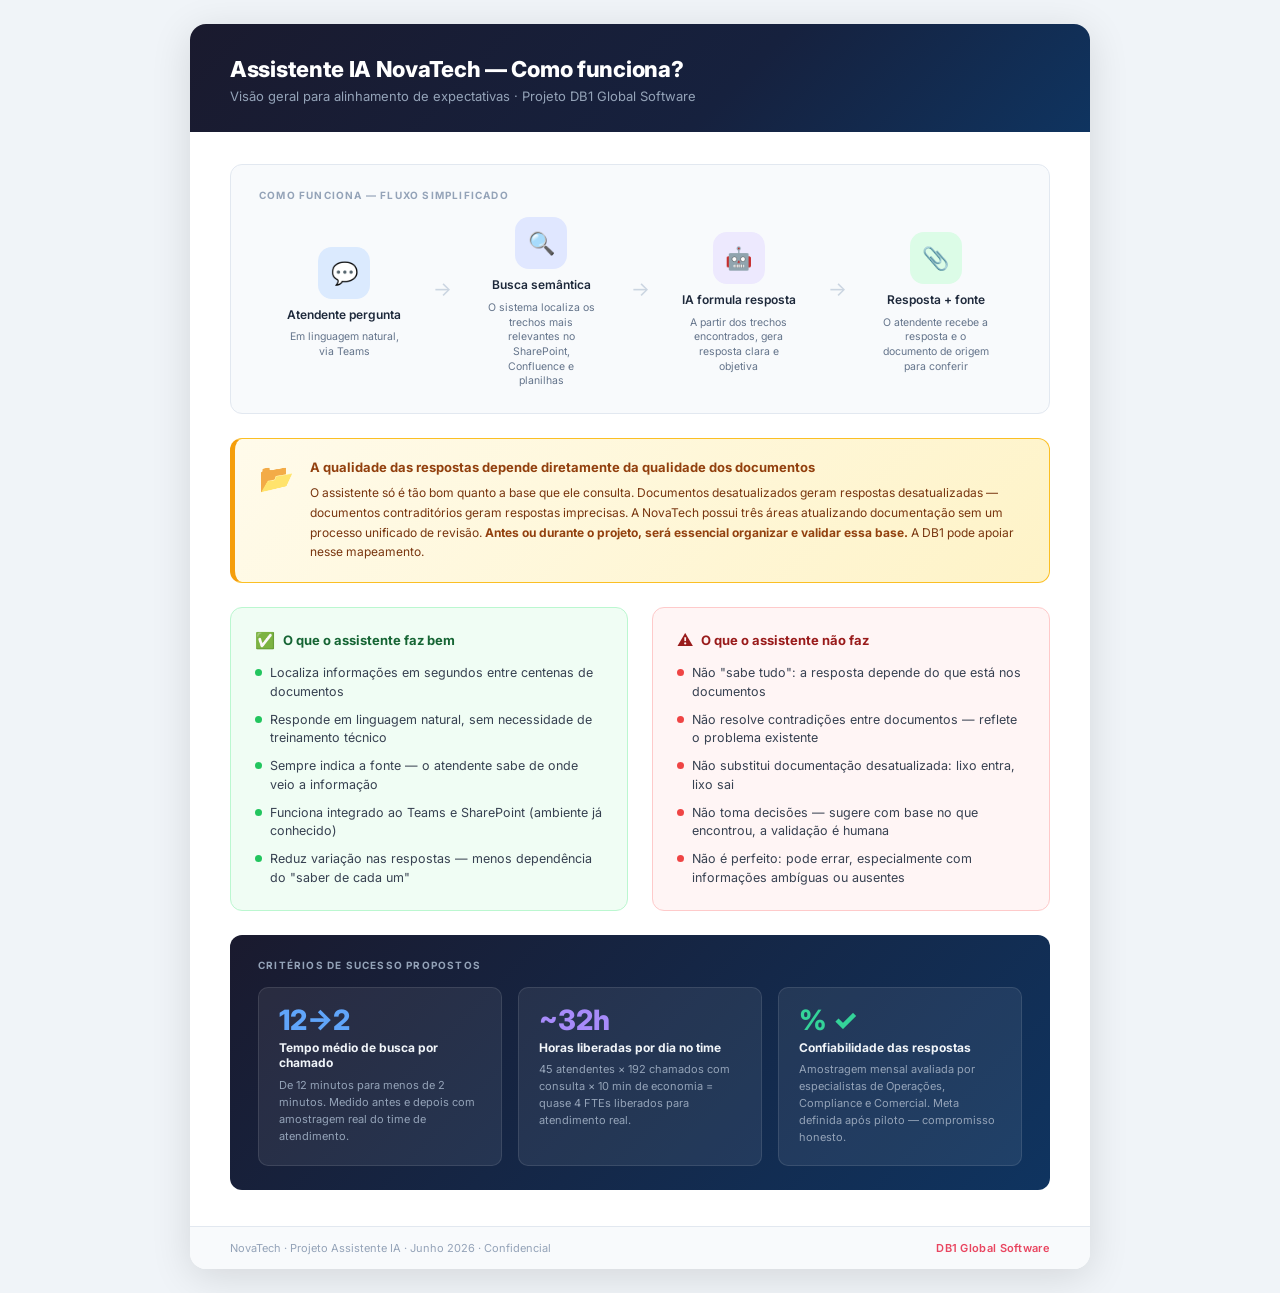
<file: Exercício 2/Assistente IA – NovaTech _ DB1 Global Software - ONE PAGER.html>
<!DOCTYPE html>
<!-- saved from url=(0161)file:///C:/Users/nariane.souza/OneDrive%20-%20DB1%20Group/Documentos/Claude/Projects/DGS%20-%20IA%20First%20Cen%C3%A1rio%201/assistente-ia-novatech-onepager.html -->
<html lang="pt-BR"><head><meta http-equiv="Content-Type" content="text/html; charset=UTF-8">

<meta name="viewport" content="width=device-width, initial-scale=1.0">
<title>Assistente IA – NovaTech | DB1 Global Software</title>
<style>
  @import url('https://fonts.googleapis.com/css2?family=Inter:wght@400;500;600;700;800&display=swap');

  * { margin: 0; padding: 0; box-sizing: border-box; }

  body {
    font-family: 'Inter', sans-serif;
    background: #f0f4f8;
    display: flex;
    justify-content: center;
    align-items: flex-start;
    min-height: 100vh;
    padding: 24px;
  }

  .page {
    width: 900px;
    background: #ffffff;
    border-radius: 16px;
    overflow: hidden;
    box-shadow: 0 8px 40px rgba(0,0,0,0.12);
  }

  /* HEADER */
  .header {
    background: linear-gradient(135deg, #1a1a2e 0%, #16213e 60%, #0f3460 100%);
    padding: 32px 40px 28px;
    display: flex;
    justify-content: space-between;
    align-items: center;
  }

  .header-left h1 {
    font-size: 22px;
    font-weight: 800;
    color: #ffffff;
    letter-spacing: -0.3px;
    line-height: 1.2;
  }

  .header-left p {
    font-size: 13px;
    color: #94a3b8;
    margin-top: 6px;
    font-weight: 400;
  }

  .badge {
    background: linear-gradient(135deg, #e94560, #c23152);
    color: white;
    font-size: 11px;
    font-weight: 700;
    padding: 6px 14px;
    border-radius: 20px;
    letter-spacing: 0.5px;
    text-transform: uppercase;
  }

  /* BODY */
  .body {
    padding: 32px 40px 36px;
    display: grid;
    grid-template-columns: 1fr 1fr;
    gap: 24px;
  }

  /* FLOW — full width */
  .flow-section {
    grid-column: 1 / -1;
    background: #f8fafc;
    border-radius: 12px;
    padding: 24px 28px;
    border: 1px solid #e2e8f0;
  }

  .section-label {
    font-size: 10px;
    font-weight: 700;
    letter-spacing: 1.2px;
    text-transform: uppercase;
    color: #94a3b8;
    margin-bottom: 16px;
  }

  .flow {
    display: flex;
    align-items: center;
    gap: 0;
    flex-wrap: nowrap;
  }

  .flow-step {
    display: flex;
    flex-direction: column;
    align-items: center;
    gap: 8px;
    flex: 1;
  }

  .flow-icon {
    width: 52px;
    height: 52px;
    border-radius: 14px;
    display: flex;
    align-items: center;
    justify-content: center;
    font-size: 22px;
  }

  .flow-icon.blue  { background: #dbeafe; }
  .flow-icon.indigo { background: #e0e7ff; }
  .flow-icon.violet { background: #ede9fe; }
  .flow-icon.green { background: #dcfce7; }

  .flow-step-label {
    font-size: 12px;
    font-weight: 600;
    color: #1e293b;
    text-align: center;
    line-height: 1.3;
  }

  .flow-step-sub {
    font-size: 10.5px;
    color: #64748b;
    text-align: center;
    line-height: 1.4;
    max-width: 110px;
  }

  .flow-arrow {
    font-size: 20px;
    color: #cbd5e1;
    padding: 0 4px;
    flex-shrink: 0;
    margin-bottom: 28px;
  }

  /* ALERT SECTION */
  .alert-section {
    grid-column: 1 / -1;
    background: linear-gradient(135deg, #fffbeb, #fef3c7);
    border: 1.5px solid #fbbf24;
    border-left: 5px solid #f59e0b;
    border-radius: 12px;
    padding: 20px 24px;
    display: flex;
    align-items: flex-start;
    gap: 16px;
  }

  .alert-icon {
    font-size: 28px;
    flex-shrink: 0;
    margin-top: 2px;
  }

  .alert-body {
    display: flex;
    flex-direction: column;
    gap: 7px;
  }

  .alert-title {
    font-size: 13px;
    font-weight: 700;
    color: #92400e;
    line-height: 1.3;
  }

  .alert-text {
    font-size: 12px;
    color: #78350f;
    line-height: 1.65;
  }

  .alert-text strong {
    font-weight: 700;
    color: #92400e;
  }

  /* INFO CARDS */
  .card {
    border-radius: 12px;
    padding: 22px 24px;
    border: 1px solid transparent;
  }

  .card.green {
    background: #f0fdf4;
    border-color: #bbf7d0;
  }

  .card.red {
    background: #fff5f5;
    border-color: #fecaca;
  }

  .card-title {
    font-size: 13px;
    font-weight: 700;
    margin-bottom: 14px;
    display: flex;
    align-items: center;
    gap: 8px;
  }

  .card.green .card-title { color: #166534; }
  .card.red   .card-title { color: #991b1b; }

  .card-title .icon { font-size: 16px; }

  .item-list {
    list-style: none;
    display: flex;
    flex-direction: column;
    gap: 9px;
  }

  .item-list li {
    font-size: 12.5px;
    color: #374151;
    display: flex;
    align-items: flex-start;
    gap: 8px;
    line-height: 1.5;
  }

  .dot {
    width: 7px;
    height: 7px;
    border-radius: 50%;
    flex-shrink: 0;
    margin-top: 5px;
  }

  .card.green .dot { background: #22c55e; }
  .card.red   .dot { background: #ef4444; }

  /* SUCCESS CRITERIA — full width */
  .criteria-section {
    grid-column: 1 / -1;
    background: linear-gradient(135deg, #1a1a2e 0%, #0f3460 100%);
    border-radius: 12px;
    padding: 24px 28px;
  }

  .criteria-section .section-label {
    color: #94a3b8;
  }

  .criteria-grid {
    display: grid;
    grid-template-columns: repeat(3, 1fr);
    gap: 16px;
  }

  .criterion {
    background: rgba(255,255,255,0.07);
    border-radius: 10px;
    padding: 18px 20px;
    border: 1px solid rgba(255,255,255,0.1);
  }

  .criterion-number {
    font-size: 28px;
    font-weight: 800;
    line-height: 1;
    margin-bottom: 6px;
  }

  .criterion:nth-child(1) .criterion-number { color: #60a5fa; }
  .criterion:nth-child(2) .criterion-number { color: #a78bfa; }
  .criterion:nth-child(3) .criterion-number { color: #34d399; }

  .criterion-title {
    font-size: 12px;
    font-weight: 700;
    color: #f1f5f9;
    margin-bottom: 6px;
    line-height: 1.3;
  }

  .criterion-desc {
    font-size: 11px;
    color: #94a3b8;
    line-height: 1.55;
  }

  /* FOOTER */
  .footer {
    background: #f8fafc;
    border-top: 1px solid #e2e8f0;
    padding: 14px 40px;
    display: flex;
    justify-content: space-between;
    align-items: center;
  }

  .footer-left {
    font-size: 11px;
    color: #94a3b8;
  }

  .footer-right {
    font-size: 11px;
    font-weight: 600;
    color: #e94560;
    letter-spacing: 0.3px;
  }

  @media print {
    body { background: white; padding: 0; }
    .page { box-shadow: none; border-radius: 0; width: 100%; }
  }
</style>
</head>
<body>
<div class="page">

  <!-- HEADER -->
  <div class="header">
    <div class="header-left">
      <h1>Assistente IA NovaTech — Como funciona?</h1>
      <p>Visão geral para alinhamento de expectativas · Projeto DB1 Global Software</p>
    </div>
  </div>

  <!-- BODY -->
  <div class="body">

    <!-- FLUXO -->
    <div class="flow-section">
      <div class="section-label">Como funciona — fluxo simplificado</div>
      <div class="flow">

        <div class="flow-step">
          <div class="flow-icon blue">💬</div>
          <div class="flow-step-label">Atendente pergunta</div>
          <div class="flow-step-sub">Em linguagem natural, via Teams</div>
        </div>

        <div class="flow-arrow">→</div>

        <div class="flow-step">
          <div class="flow-icon indigo">🔍</div>
          <div class="flow-step-label">Busca semântica</div>
          <div class="flow-step-sub">O sistema localiza os trechos mais relevantes no SharePoint, Confluence e planilhas</div>
        </div>

        <div class="flow-arrow">→</div>

        <div class="flow-step">
          <div class="flow-icon violet">🤖</div>
          <div class="flow-step-label">IA formula resposta</div>
          <div class="flow-step-sub">A partir dos trechos encontrados, gera resposta clara e objetiva</div>
        </div>

        <div class="flow-arrow">→</div>

        <div class="flow-step">
          <div class="flow-icon green">📎</div>
          <div class="flow-step-label">Resposta + fonte</div>
          <div class="flow-step-sub">O atendente recebe a resposta e o documento de origem para conferir</div>
        </div>

      </div>
    </div>

    <!-- DESTAQUE: ATUALIZAÇÃO DA BASE -->
    <div class="alert-section">
      <div class="alert-icon">📂</div>
      <div class="alert-body">
        <div class="alert-title">A qualidade das respostas depende diretamente da qualidade dos documentos</div>
        <div class="alert-text">
          O assistente só é tão bom quanto a base que ele consulta. Documentos desatualizados geram respostas desatualizadas — documentos contraditórios geram respostas imprecisas. A NovaTech possui três áreas atualizando documentação sem um processo unificado de revisão. <strong>Antes ou durante o projeto, será essencial organizar e validar essa base.</strong> A DB1 pode apoiar nesse mapeamento.
        </div>
      </div>
    </div>

    <!-- O QUE FAZ BEM -->
    <div class="card green">
      <div class="card-title">
        <span class="icon">✅</span> O que o assistente faz bem
      </div>
      <ul class="item-list">
        <li><span class="dot"></span>Localiza informações em segundos entre centenas de documentos</li>
        <li><span class="dot"></span>Responde em linguagem natural, sem necessidade de treinamento técnico</li>
        <li><span class="dot"></span>Sempre indica a fonte — o atendente sabe de onde veio a informação</li>
        <li><span class="dot"></span>Funciona integrado ao Teams e SharePoint (ambiente já conhecido)</li>
        <li><span class="dot"></span>Reduz variação nas respostas — menos dependência do "saber de cada um"</li>
      </ul>
    </div>

    <!-- O QUE NÃO FAZ -->
    <div class="card red">
      <div class="card-title">
        <span class="icon">⚠️</span> O que o assistente não faz
      </div>
      <ul class="item-list">
        <li><span class="dot"></span>Não "sabe tudo": a resposta depende do que está nos documentos</li>
        <li><span class="dot"></span>Não resolve contradições entre documentos — reflete o problema existente</li>
        <li><span class="dot"></span>Não substitui documentação desatualizada: lixo entra, lixo sai</li>
        <li><span class="dot"></span>Não toma decisões — sugere com base no que encontrou, a validação é humana</li>
        <li><span class="dot"></span>Não é perfeito: pode errar, especialmente com informações ambíguas ou ausentes</li>
      </ul>
    </div>

    <!-- CRITÉRIOS DE SUCESSO -->
    <div class="criteria-section">
      <div class="section-label">Critérios de sucesso propostos</div>
      <div class="criteria-grid">

        <div class="criterion">
          <div class="criterion-number">12→2</div>
          <div class="criterion-title">Tempo médio de busca por chamado</div>
          <div class="criterion-desc">De 12 minutos para menos de 2 minutos. Medido antes e depois com amostragem real do time de atendimento.</div>
        </div>

        <div class="criterion">
          <div class="criterion-number">~32h</div>
          <div class="criterion-title">Horas liberadas por dia no time</div>
          <div class="criterion-desc">45 atendentes × 192 chamados com consulta × 10 min de economia = quase 4 FTEs liberados para atendimento real.</div>
        </div>

        <div class="criterion">
          <div class="criterion-number">% ✓</div>
          <div class="criterion-title">Confiabilidade das respostas</div>
          <div class="criterion-desc">Amostragem mensal avaliada por especialistas de Operações, Compliance e Comercial. Meta definida após piloto — compromisso honesto.</div>
        </div>

      </div>
    </div>

  </div><!-- end body -->

  <!-- FOOTER -->
  <div class="footer">
    <div class="footer-left">NovaTech · Projeto Assistente IA · Junho 2026 · Confidencial</div>
    <div class="footer-right">DB1 Global Software</div>
  </div>

</div>


</body></html>
</file>
<file: faturamento/src/css/styles.css>
/* ===== DB1 Design System ===== */
:root {
  --db1-navy:       #0A1628;
  --db1-blue:       #0D2E6E;
  --db1-blue-mid:   #1A4FA0;
  --db1-blue-light: #2563C9;
  --db1-orange:     #F47920;
  --db1-orange-dk:  #D4640A;
  --db1-white:      #FFFFFF;
  --db1-gray-50:    #F8FAFC;
  --db1-gray-100:   #EEF2F7;
  --db1-gray-200:   #D9E1EC;
  --db1-gray-400:   #94A3B8;
  --db1-gray-600:   #475569;
  --db1-gray-800:   #1E293B;
  --db1-success:    #16A34A;
  --db1-danger:     #DC2626;
  --db1-warning:    #D97706;

  --radius-sm: 6px;
  --radius:    10px;
  --radius-lg: 16px;
  --shadow-sm: 0 1px 3px rgba(0,0,0,.10);
  --shadow:    0 4px 16px rgba(0,0,0,.12);
  --shadow-lg: 0 8px 32px rgba(0,0,0,.18);
  --transition: .2s ease;
}

*, *::before, *::after { box-sizing: border-box; margin: 0; padding: 0; }

body {
  font-family: 'Segoe UI', system-ui, -apple-system, sans-serif;
  background: var(--db1-gray-50);
  color: var(--db1-gray-800);
  min-height: 100vh;
  display: flex;
  flex-direction: column;
}

/* ===== HEADER ===== */
header {
  background: linear-gradient(135deg, var(--db1-navy) 0%, var(--db1-blue) 100%);
  padding: 0 2rem;
  height: 64px;
  display: flex;
  align-items: center;
  justify-content: space-between;
  box-shadow: var(--shadow);
  position: sticky;
  top: 0;
  z-index: 100;
}

.header-brand {
  display: flex;
  align-items: center;
  gap: 12px;
}

.header-logo {
  width: 40px;
  height: 40px;
}

.header-title {
  color: var(--db1-white);
  font-size: 1.1rem;
  font-weight: 700;
  letter-spacing: .3px;
}

.header-subtitle {
  color: var(--db1-gray-400);
  font-size: .75rem;
  margin-top: 1px;
}

.header-badge {
  background: var(--db1-orange);
  color: white;
  font-size: .7rem;
  font-weight: 700;
  padding: 4px 10px;
  border-radius: 20px;
  letter-spacing: .5px;
  text-transform: uppercase;
}

/* ===== MAIN LAYOUT ===== */
main {
  flex: 1;
  max-width: 1100px;
  width: 100%;
  margin: 0 auto;
  padding: 2rem 1.5rem;
}

/* ===== STEPPER ===== */
.stepper {
  display: flex;
  align-items: center;
  margin-bottom: 2.5rem;
  background: white;
  border-radius: var(--radius-lg);
  padding: 1.5rem 2rem;
  box-shadow: var(--shadow-sm);
  border: 1px solid var(--db1-gray-200);
}

.step {
  display: flex;
  align-items: center;
  gap: 12px;
  flex: 1;
  cursor: pointer;
  padding: 8px 12px;
  border-radius: var(--radius);
  transition: background var(--transition);
}

.step:hover { background: var(--db1-gray-50); }

.step-circle {
  width: 40px;
  height: 40px;
  border-radius: 50%;
  display: flex;
  align-items: center;
  justify-content: center;
  font-weight: 700;
  font-size: .9rem;
  flex-shrink: 0;
  border: 2px solid var(--db1-gray-200);
  background: white;
  color: var(--db1-gray-400);
  transition: all var(--transition);
}

.step.active .step-circle {
  background: var(--db1-blue-light);
  border-color: var(--db1-blue-light);
  color: white;
  box-shadow: 0 0 0 4px rgba(37, 99, 201, .15);
}

.step.completed .step-circle {
  background: var(--db1-success);
  border-color: var(--db1-success);
  color: white;
}

.step-info { min-width: 0; }

.step-label {
  font-size: .7rem;
  font-weight: 600;
  text-transform: uppercase;
  letter-spacing: .6px;
  color: var(--db1-gray-400);
}

.step.active .step-label { color: var(--db1-blue-light); }
.step.completed .step-label { color: var(--db1-success); }

.step-name {
  font-size: .9rem;
  font-weight: 600;
  color: var(--db1-gray-600);
  white-space: nowrap;
  overflow: hidden;
  text-overflow: ellipsis;
}

.step.active .step-name { color: var(--db1-gray-800); }

.step-divider {
  height: 2px;
  flex: 0 0 60px;
  background: var(--db1-gray-200);
  border-radius: 2px;
  margin: 0 8px;
  position: relative;
}

.step-divider.done { background: var(--db1-success); }

/* ===== CARD ===== */
.card {
  background: white;
  border-radius: var(--radius-lg);
  box-shadow: var(--shadow-sm);
  border: 1px solid var(--db1-gray-200);
  overflow: hidden;
}

.card-header {
  padding: 1.25rem 1.75rem;
  border-bottom: 1px solid var(--db1-gray-100);
  display: flex;
  align-items: center;
  gap: 12px;
}

.card-icon {
  width: 36px;
  height: 36px;
  background: linear-gradient(135deg, var(--db1-blue-light), var(--db1-blue-mid));
  border-radius: var(--radius-sm);
  display: flex;
  align-items: center;
  justify-content: center;
  color: white;
  font-size: 1rem;
}

.card-title {
  font-size: 1rem;
  font-weight: 700;
  color: var(--db1-gray-800);
}

.card-desc {
  font-size: .8rem;
  color: var(--db1-gray-400);
  margin-top: 2px;
}

.card-body { padding: 1.75rem; }

/* ===== UPLOAD ZONE ===== */
.upload-zone {
  border: 2px dashed var(--db1-gray-200);
  border-radius: var(--radius-lg);
  padding: 3rem 2rem;
  text-align: center;
  cursor: pointer;
  transition: all var(--transition);
  background: var(--db1-gray-50);
  position: relative;
}

.upload-zone:hover,
.upload-zone.drag-over {
  border-color: var(--db1-blue-light);
  background: rgba(37, 99, 201, .04);
}

.upload-zone input[type="file"] {
  position: absolute;
  inset: 0;
  opacity: 0;
  cursor: pointer;
  width: 100%;
  height: 100%;
}

.upload-icon {
  font-size: 3rem;
  margin-bottom: 1rem;
  display: block;
}

.upload-text {
  font-size: 1rem;
  font-weight: 600;
  color: var(--db1-gray-800);
  margin-bottom: .5rem;
}

.upload-hint {
  font-size: .8rem;
  color: var(--db1-gray-400);
}

.upload-hint span {
  color: var(--db1-blue-light);
  font-weight: 600;
}

.file-selected {
  display: none;
  align-items: center;
  gap: 16px;
  padding: 1rem 1.5rem;
  background: rgba(22, 163, 74, .07);
  border: 1px solid rgba(22, 163, 74, .3);
  border-radius: var(--radius);
  margin-top: 1.25rem;
}

.file-selected.show { display: flex; }

.file-icon { font-size: 2rem; }

.file-name {
  font-weight: 600;
  color: var(--db1-gray-800);
  font-size: .9rem;
}

.file-size { font-size: .75rem; color: var(--db1-gray-400); }

/* ===== CONFIG FORM ===== */
.config-grid {
  display: grid;
  grid-template-columns: 1fr 1fr;
  gap: 1.25rem;
  margin-top: 1.5rem;
}

.form-group { display: flex; flex-direction: column; gap: 6px; }

.form-label {
  font-size: .8rem;
  font-weight: 600;
  color: var(--db1-gray-600);
  letter-spacing: .3px;
}

.form-control {
  padding: .6rem .9rem;
  border: 1px solid var(--db1-gray-200);
  border-radius: var(--radius-sm);
  font-size: .9rem;
  color: var(--db1-gray-800);
  background: white;
  transition: border-color var(--transition), box-shadow var(--transition);
  outline: none;
  width: 100%;
}

.form-control:focus {
  border-color: var(--db1-blue-light);
  box-shadow: 0 0 0 3px rgba(37, 99, 201, .12);
}

/* ===== BUTTONS ===== */
.btn {
  display: inline-flex;
  align-items: center;
  gap: 8px;
  padding: .65rem 1.4rem;
  border-radius: var(--radius-sm);
  font-size: .9rem;
  font-weight: 600;
  cursor: pointer;
  border: none;
  transition: all var(--transition);
  text-decoration: none;
}

.btn-primary {
  background: linear-gradient(135deg, var(--db1-blue-light), var(--db1-blue-mid));
  color: white;
  box-shadow: 0 2px 8px rgba(37, 99, 201, .3);
}

.btn-primary:hover {
  background: linear-gradient(135deg, var(--db1-blue-mid), var(--db1-blue));
  box-shadow: 0 4px 16px rgba(37, 99, 201, .4);
  transform: translateY(-1px);
}

.btn-primary:disabled {
  opacity: .5;
  cursor: not-allowed;
  transform: none;
  box-shadow: none;
}

.btn-orange {
  background: linear-gradient(135deg, var(--db1-orange), var(--db1-orange-dk));
  color: white;
  box-shadow: 0 2px 8px rgba(244, 121, 32, .3);
}

.btn-orange:hover {
  box-shadow: 0 4px 16px rgba(244, 121, 32, .4);
  transform: translateY(-1px);
}

.btn-outline {
  background: transparent;
  color: var(--db1-blue-light);
  border: 1.5px solid var(--db1-blue-light);
}

.btn-outline:hover {
  background: rgba(37, 99, 201, .06);
}

.btn-ghost {
  background: transparent;
  color: var(--db1-gray-600);
  border: 1.5px solid var(--db1-gray-200);
}

.btn-ghost:hover { background: var(--db1-gray-100); }

.btn-lg { padding: .85rem 2rem; font-size: 1rem; }

.actions {
  display: flex;
  gap: 12px;
  justify-content: flex-end;
  margin-top: 2rem;
  padding-top: 1.5rem;
  border-top: 1px solid var(--db1-gray-100);
}

/* ===== SUMMARY CARDS ===== */
.summary-grid {
  display: grid;
  grid-template-columns: repeat(auto-fit, minmax(200px, 1fr));
  gap: 1rem;
  margin-bottom: 2rem;
}

.summary-card {
  background: white;
  border-radius: var(--radius);
  padding: 1.25rem 1.5rem;
  border: 1px solid var(--db1-gray-200);
  box-shadow: var(--shadow-sm);
  display: flex;
  flex-direction: column;
  gap: 6px;
}

.summary-card.accent {
  background: linear-gradient(135deg, var(--db1-blue) 0%, var(--db1-blue-light) 100%);
  border-color: transparent;
  color: white;
}

.summary-label {
  font-size: .72rem;
  font-weight: 600;
  text-transform: uppercase;
  letter-spacing: .6px;
  color: var(--db1-gray-400);
}

.summary-card.accent .summary-label { color: rgba(255,255,255,.7); }

.summary-value {
  font-size: 1.6rem;
  font-weight: 800;
  color: var(--db1-gray-800);
  line-height: 1;
}

.summary-card.accent .summary-value { color: white; }

.summary-sub {
  font-size: .78rem;
  color: var(--db1-gray-400);
}

.summary-card.accent .summary-sub { color: rgba(255,255,255,.65); }

/* ===== TABLE ===== */
.table-wrap {
  overflow-x: auto;
  border-radius: var(--radius);
  border: 1px solid var(--db1-gray-200);
}

table {
  width: 100%;
  border-collapse: collapse;
  font-size: .85rem;
}

thead th {
  background: var(--db1-navy);
  color: white;
  padding: .85rem 1rem;
  text-align: left;
  font-size: .75rem;
  font-weight: 700;
  text-transform: uppercase;
  letter-spacing: .5px;
  white-space: nowrap;
}

thead th:first-child { border-radius: var(--radius) 0 0 0; }
thead th:last-child  { border-radius: 0 var(--radius) 0 0; text-align: right; }

tbody tr { transition: background var(--transition); }
tbody tr:hover { background: var(--db1-gray-50); }

tbody tr:not(:last-child) td { border-bottom: 1px solid var(--db1-gray-100); }

td {
  padding: .85rem 1rem;
  color: var(--db1-gray-800);
  vertical-align: middle;
}

td:last-child { text-align: right; font-weight: 600; }

.badge {
  display: inline-flex;
  align-items: center;
  padding: 3px 10px;
  border-radius: 20px;
  font-size: .72rem;
  font-weight: 700;
  letter-spacing: .3px;
}

.badge-blue   { background: rgba(37,99,201,.12);  color: var(--db1-blue-light); }
.badge-orange { background: rgba(244,121,32,.12); color: var(--db1-orange-dk); }
.badge-green  { background: rgba(22,163,74,.12);  color: var(--db1-success); }

tfoot td {
  padding: .9rem 1rem;
  background: var(--db1-gray-50);
  font-weight: 700;
  border-top: 2px solid var(--db1-gray-200);
}

/* ===== PROGRESS / LOADING ===== */
.processing-overlay {
  display: none;
  position: fixed;
  inset: 0;
  background: rgba(10, 22, 40, .6);
  z-index: 999;
  align-items: center;
  justify-content: center;
  backdrop-filter: blur(4px);
}

.processing-overlay.show { display: flex; }

.processing-box {
  background: white;
  border-radius: var(--radius-lg);
  padding: 3rem;
  text-align: center;
  box-shadow: var(--shadow-lg);
  max-width: 340px;
  width: 90%;
}

.spinner {
  width: 52px;
  height: 52px;
  border: 4px solid var(--db1-gray-100);
  border-top-color: var(--db1-blue-light);
  border-radius: 50%;
  animation: spin .8s linear infinite;
  margin: 0 auto 1.5rem;
}

@keyframes spin { to { transform: rotate(360deg); } }

.processing-title {
  font-size: 1rem;
  font-weight: 700;
  color: var(--db1-gray-800);
  margin-bottom: .5rem;
}

.processing-sub { font-size: .85rem; color: var(--db1-gray-400); }

/* ===== TOAST ===== */
.toast-container {
  position: fixed;
  bottom: 2rem;
  right: 2rem;
  z-index: 1000;
  display: flex;
  flex-direction: column;
  gap: .5rem;
}

.toast {
  background: white;
  border-radius: var(--radius);
  padding: .9rem 1.25rem;
  box-shadow: var(--shadow-lg);
  display: flex;
  align-items: center;
  gap: 10px;
  font-size: .88rem;
  font-weight: 500;
  min-width: 280px;
  border-left: 4px solid var(--db1-success);
  animation: slideIn .3s ease;
}

.toast.error  { border-left-color: var(--db1-danger); }
.toast.warn   { border-left-color: var(--db1-warning); }

@keyframes slideIn {
  from { transform: translateX(100%); opacity: 0; }
  to   { transform: translateX(0);    opacity: 1; }
}

/* ===== SECTION TABS ===== */
.tab-bar {
  display: flex;
  gap: 4px;
  border-bottom: 2px solid var(--db1-gray-200);
  margin-bottom: 1.5rem;
}

.tab {
  padding: .7rem 1.2rem;
  font-size: .85rem;
  font-weight: 600;
  color: var(--db1-gray-400);
  cursor: pointer;
  border-bottom: 3px solid transparent;
  margin-bottom: -2px;
  transition: all var(--transition);
  border-radius: var(--radius-sm) var(--radius-sm) 0 0;
}

.tab:hover { color: var(--db1-blue-light); background: var(--db1-gray-50); }
.tab.active { color: var(--db1-blue-light); border-bottom-color: var(--db1-blue-light); }

.tab-panel { display: none; }
.tab-panel.active { display: block; }

/* ===== EMPTY STATE ===== */
.empty-state {
  text-align: center;
  padding: 4rem 2rem;
  color: var(--db1-gray-400);
}

.empty-state-icon { font-size: 3.5rem; margin-bottom: 1rem; display: block; }
.empty-state-title { font-size: 1rem; font-weight: 600; color: var(--db1-gray-600); margin-bottom: .5rem; }
.empty-state-desc  { font-size: .85rem; }

/* ===== STEP PANELS ===== */
.step-panel { display: none; }
.step-panel.active { display: block; }

/* ===== DETAIL TABLE ===== */
.detail-header {
  display: flex;
  align-items: center;
  justify-content: space-between;
  margin-bottom: 1.5rem;
}

.search-input {
  padding: .5rem .9rem;
  border: 1px solid var(--db1-gray-200);
  border-radius: var(--radius-sm);
  font-size: .85rem;
  outline: none;
  width: 260px;
  transition: border-color var(--transition);
}

.search-input:focus { border-color: var(--db1-blue-light); }

/* ===== FOOTER ===== */
footer {
  background: var(--db1-navy);
  color: rgba(255,255,255,.4);
  text-align: center;
  padding: 1rem;
  font-size: .75rem;
}

/* ===== RESPONSIVE ===== */
@media (max-width: 700px) {
  .config-grid { grid-template-columns: 1fr; }
  .summary-grid { grid-template-columns: 1fr 1fr; }
  .stepper { flex-wrap: wrap; gap: 8px; }
  .step-divider { display: none; }
}
</file>
